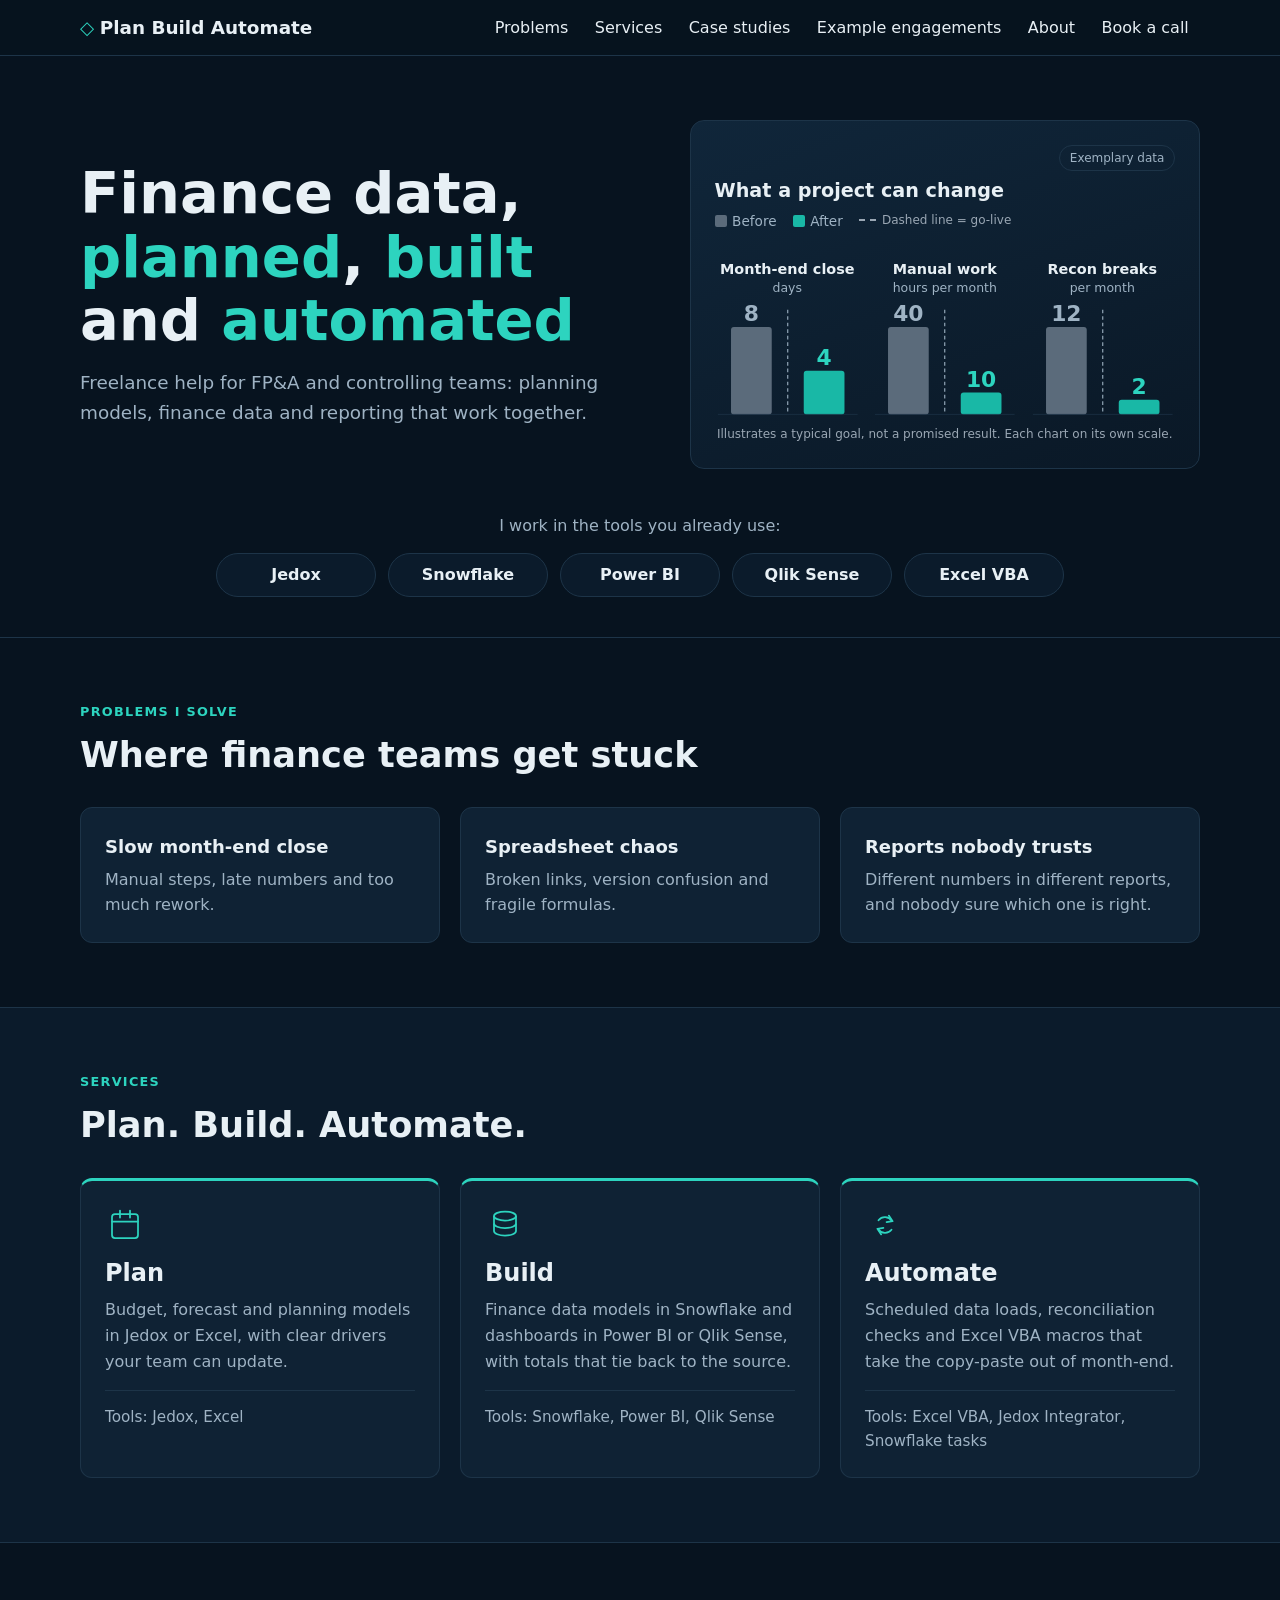
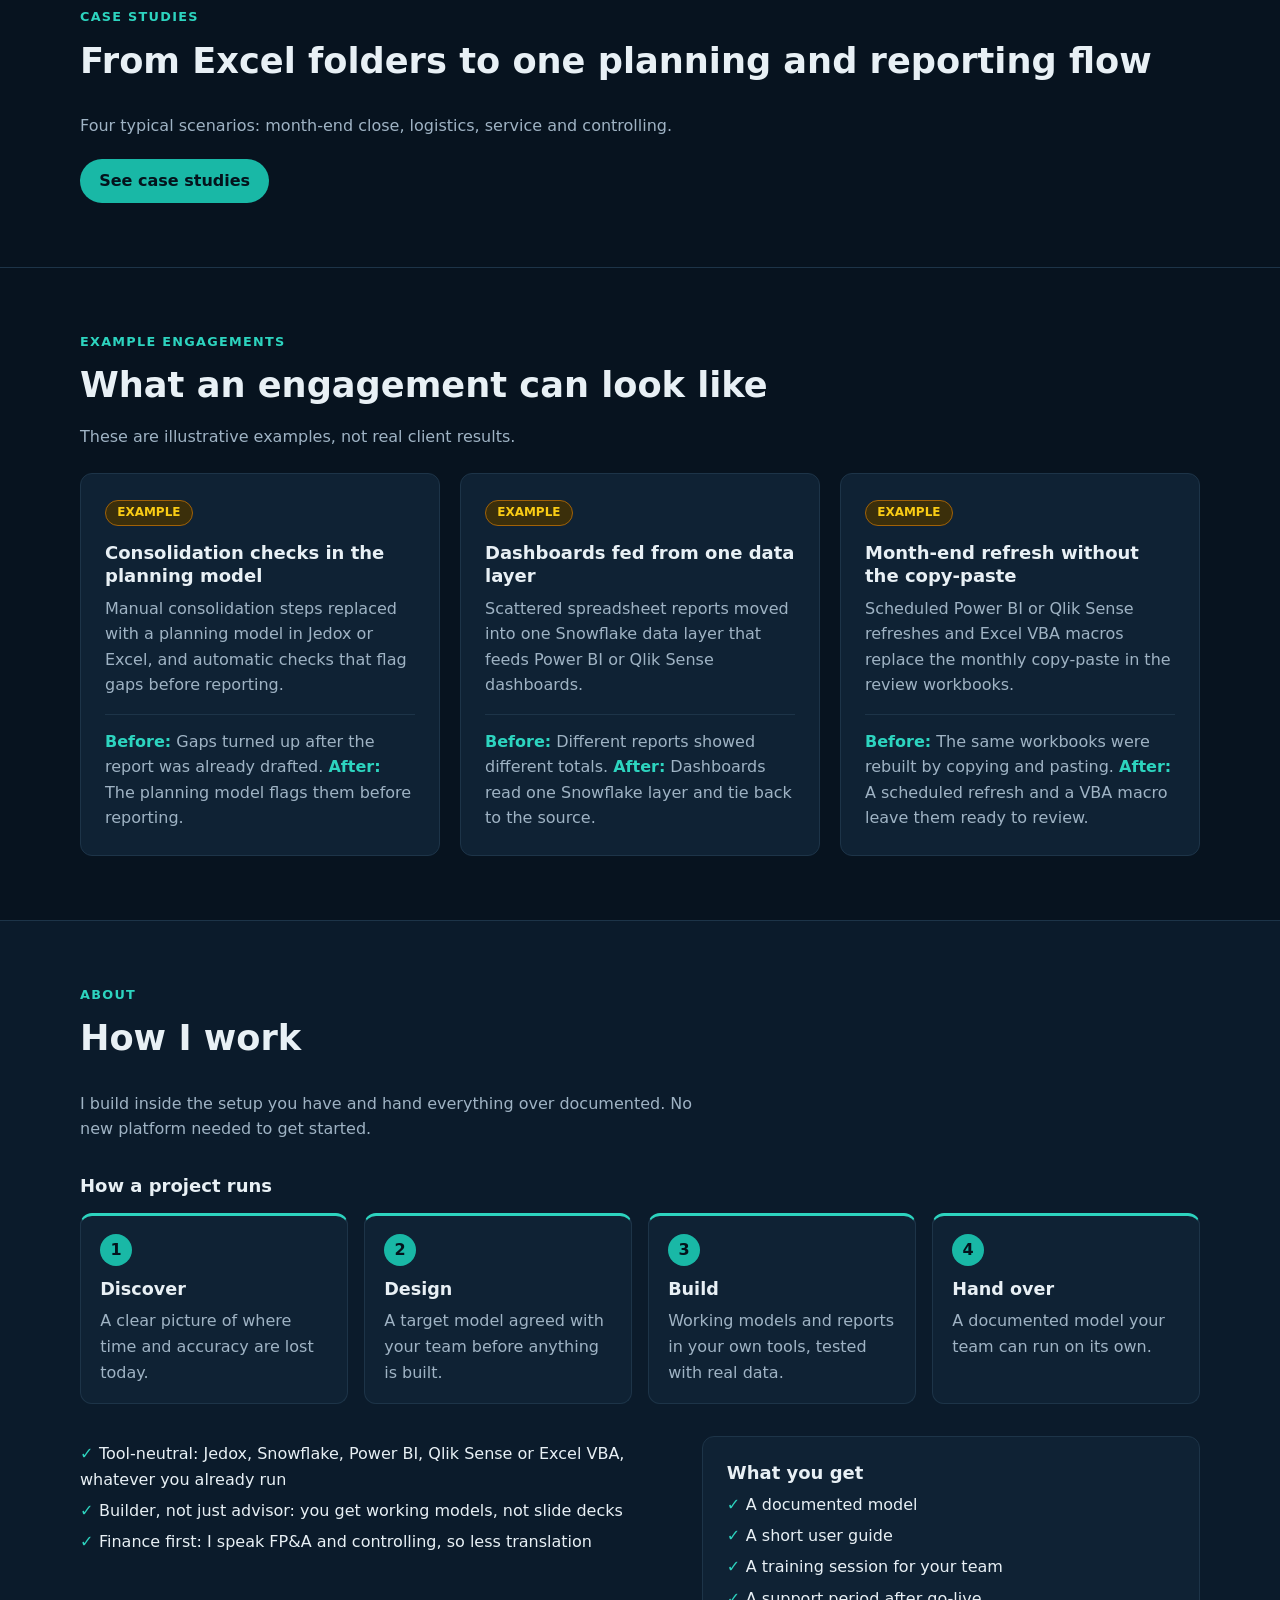
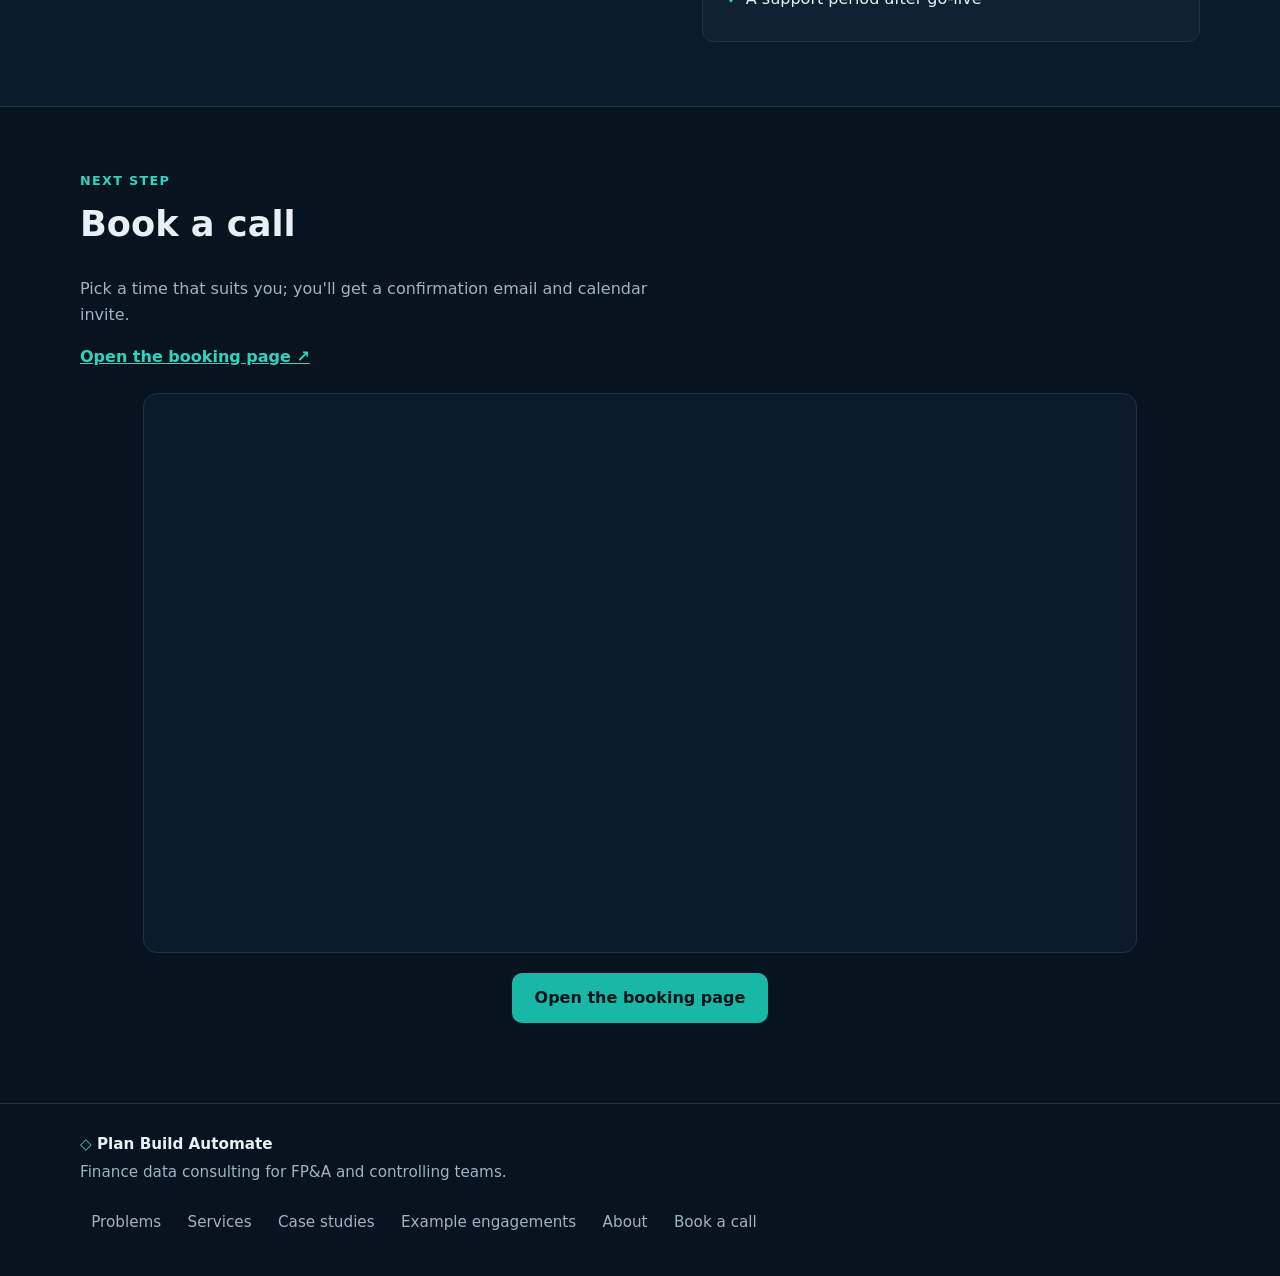
<file: docs/index.html>
<!DOCTYPE html>
<html lang="en">
<head>
<meta charset="utf-8">
<meta name="viewport" content="width=device-width, initial-scale=1">
<meta name="robots" content="noindex, nofollow">
<title>Plan Build Automate – Finance data consulting</title>
<meta name="description" content="Freelance help for FP&amp;A and controlling teams: planning models, finance data and reporting that work together.">
<link rel="icon" href="favicon.svg" type="image/svg+xml">
<link rel="stylesheet" href="styles.css?v=20261101f">
</head>
<body>
<a class="skip" href="#main">Skip to content</a>
<header class="site-header">
  <div class="wrap bar">
    <a href="#top" class="brand" aria-label="Plan Build Automate home"><span class="logo" aria-hidden="true">◇</span> Plan Build Automate</a>
    <nav class="nav-wide" aria-label="Main">
      <ul>
        <li><a href="#problems">Problems</a></li>
        <li><a href="#services">Services</a></li>
        <li><a href="case-studies/">Case studies</a></li>
        <li><a href="#examples">Example engagements</a></li>
        <li><a href="#about">About</a></li>
        <li><a href="#book">Book a call</a></li>
      </ul>
    </nav>
  </div>
</header>
<nav class="nav-compact wrap" aria-label="Main">
  <ul>
    <li><a href="#problems">Problems</a></li>
    <li><a href="#services">Services</a></li>
    <li><a href="case-studies/">Case studies</a></li>
        <li><a href="#examples">Example engagements</a></li>
    <li><a href="#about">About</a></li>
        <li><a href="#book">Book a call</a></li>
  </ul>
</nav>
<main id="main">
<section class="hero" id="top">
  <div class="wrap hero-grid">
    <div>
      <h1>Finance data, <span class="accent">planned</span>, <span class="accent">built</span> and <span class="accent">automated</span></h1>
      <p class="lead">Freelance help for FP&amp;A and controlling teams: planning models, finance data and reporting that work together.</p>
    </div>
    <div class="panel outcome" role="img" aria-labelledby="oc-title" aria-describedby="oc-desc">
      <span id="oc-desc" class="sr-only">Example with exemplary data. Month-end close: 8 days before, 4 days after. Manual work: 40 hours a month before, 10 after. Recon breaks: 12 a month before, 2 after. Dashed line marks project go-live. Illustrates a typical goal, not a promised result. Each chart on its own scale.</span>
      <div class="oc-top"><span class="oc-tag">Exemplary data</span></div>
      <p id="oc-title" class="oc-title">What a project can change</p>
      <div class="oc-key"><span class="oc-kb">Before</span><span class="oc-ka">After</span><span class="oc-gk">Dashed line = go-live</span></div>
      <div class="oc-charts"><div class="oc-chart"><p class="oc-name">Month-end close</p><p class="oc-unit">days</p><svg viewBox="0 0 200 166" aria-hidden="true" focusable="false"><rect class="oc-b" x="22" y="40" width="56" height="120" rx="4"/><text class="oc-vb" x="50" y="32">8</text><rect class="oc-a" x="122" y="100.0" width="56" height="60.0" rx="4"/><text class="oc-va" x="150" y="92.0">4</text><line class="oc-go" x1="100" y1="16" x2="100" y2="160"/><line class="oc-base" x1="4" y1="160" x2="196" y2="160"/></svg></div><div class="oc-chart"><p class="oc-name">Manual work</p><p class="oc-unit">hours per month</p><svg viewBox="0 0 200 166" aria-hidden="true" focusable="false"><rect class="oc-b" x="22" y="40" width="56" height="120" rx="4"/><text class="oc-vb" x="50" y="32">40</text><rect class="oc-a" x="122" y="130.0" width="56" height="30.0" rx="4"/><text class="oc-va" x="150" y="122.0">10</text><line class="oc-go" x1="100" y1="16" x2="100" y2="160"/><line class="oc-base" x1="4" y1="160" x2="196" y2="160"/></svg></div><div class="oc-chart"><p class="oc-name">Recon breaks</p><p class="oc-unit">per month</p><svg viewBox="0 0 200 166" aria-hidden="true" focusable="false"><rect class="oc-b" x="22" y="40" width="56" height="120" rx="4"/><text class="oc-vb" x="50" y="32">12</text><rect class="oc-a" x="122" y="140.0" width="56" height="20.0" rx="4"/><text class="oc-va" x="150" y="132.0">2</text><line class="oc-go" x1="100" y1="16" x2="100" y2="160"/><line class="oc-base" x1="4" y1="160" x2="196" y2="160"/></svg></div></div>
      <p class="oc-note">Illustrates a typical goal, not a promised result. Each chart on its own scale.</p>
    </div>
  </div>
  <div class="wrap tool-block">
    <p id="tool-lead" class="tool-lead">I work in the tools you already use:</p>
    <ul class="tools" aria-labelledby="tool-lead">
      <li>Jedox</li>
      <li>Snowflake</li>
      <li>Power BI</li>
      <li>Qlik Sense</li>
      <li>Excel VBA</li>
    </ul>
  </div>
</section>

<section id="problems" class="section">
  <div class="wrap">
    <p class="eyebrow">Problems I solve</p>
    <h2>Where finance teams get stuck</h2>
    <div class="cards three">
      <article class="card"><h3>Slow month-end close</h3><p>Manual steps, late numbers and too much rework.</p></article>
      <article class="card"><h3>Spreadsheet chaos</h3><p>Broken links, version confusion and fragile formulas.</p></article>
      <article class="card"><h3>Reports nobody trusts</h3><p>Different numbers in different reports, and nobody sure which one is right.</p></article>
    </div>
  </div>
</section>

<section id="services" class="section alt">
  <div class="wrap">
    <p class="eyebrow">Services</p>
    <h2>Plan. Build. Automate.</h2>
    <div class="cards three">
      <article class="card pillar">
        <svg class="pillar-icon" viewBox="0 0 40 40" aria-hidden="true" focusable="false">
          <rect x="7" y="9" width="26" height="24" rx="3" fill="none" stroke="currentColor" stroke-width="1.75"/>
          <path d="M7 16.5h26M15 5.5v7M25 5.5v7" fill="none" stroke="currentColor" stroke-width="1.75" stroke-linecap="round"/>
        </svg>
        <h3>Plan</h3>
        <p>Budget, forecast and planning models in Jedox or Excel, with clear drivers your team can update.</p>
        <p class="tool-line">Tools: Jedox, Excel</p>
      </article>
      <article class="card pillar">
        <svg class="pillar-icon" viewBox="0 0 40 40" aria-hidden="true" focusable="false">
          <ellipse cx="20" cy="11" rx="11" ry="4.5" fill="none" stroke="currentColor" stroke-width="1.75"/>
          <path d="M9 11v7.5c0 2.5 4.9 4.5 11 4.5s11-2 11-4.5V11" fill="none" stroke="currentColor" stroke-width="1.75"/>
          <path d="M9 18.5v7.5c0 2.5 4.9 4.5 11 4.5s11-2 11-4.5v-7.5" fill="none" stroke="currentColor" stroke-width="1.75"/>
        </svg>
        <h3>Build</h3>
        <p>Finance data models in Snowflake and dashboards in Power BI or Qlik Sense, with totals that tie back to the source.</p>
        <p class="tool-line">Tools: Snowflake, Power BI, Qlik Sense</p>
      </article>
      <article class="card pillar">
        <svg class="pillar-icon" viewBox="0 0 40 40" aria-hidden="true" focusable="false">
          <path d="M13.5 15.2a8.2 8.2 0 0 1 13.2.6" fill="none" stroke="currentColor" stroke-width="1.75" stroke-linecap="round"/>
          <path d="M23.8 10.6 27.6 16.2 21.6 17.2" fill="none" stroke="currentColor" stroke-width="1.75" stroke-linecap="round" stroke-linejoin="round"/>
          <path d="M26.5 24.8a8.2 8.2 0 0 1-13.2-.6" fill="none" stroke="currentColor" stroke-width="1.75" stroke-linecap="round"/>
          <path d="M16.2 29.4 12.4 23.8 18.4 22.8" fill="none" stroke="currentColor" stroke-width="1.75" stroke-linecap="round" stroke-linejoin="round"/>
        </svg>
        <h3>Automate</h3>
        <p>Scheduled data loads, reconciliation checks and Excel VBA macros that take the copy-paste out of month-end.</p>
        <p class="tool-line">Tools: Excel VBA, Jedox Integrator, Snowflake tasks</p>
      </article>
    </div>
  </div>
</section>

<section id="case-studies" class="section">
  <div class="wrap">
    <p class="eyebrow">Case studies</p>
    <h2>From Excel folders to one planning and reporting flow</h2>
    <p class="about-lead">Four typical scenarios: month-end close, logistics, service and controlling.</p>
    <p class="cs-cta"><a class="cs-btn" href="case-studies/">See case studies</a></p>
  </div>
</section>

<section id="examples" class="section">
  <div class="wrap">
    <p class="eyebrow">Example engagements</p>
    <h2>What an engagement can look like</h2>
    <p class="note">These are illustrative examples, not real client results.</p>
    <div class="cards three">
      <article class="card">
        <span class="tag">Example</span>
        <h3>Consolidation checks in the planning model</h3>
        <p>Manual consolidation steps replaced with a planning model in Jedox or Excel, and automatic checks that flag gaps before reporting.</p>
        <p class="shift"><strong>Before:</strong> Gaps turned up after the report was already drafted. <strong>After:</strong> The planning model flags them before reporting.</p>
      </article>
      <article class="card">
        <span class="tag">Example</span>
        <h3>Dashboards fed from one data layer</h3>
        <p>Scattered spreadsheet reports moved into one Snowflake data layer that feeds Power BI or Qlik Sense dashboards.</p>
        <p class="shift"><strong>Before:</strong> Different reports showed different totals. <strong>After:</strong> Dashboards read one Snowflake layer and tie back to the source.</p>
      </article>
      <article class="card">
        <span class="tag">Example</span>
        <h3>Month-end refresh without the copy-paste</h3>
        <p>Scheduled Power BI or Qlik Sense refreshes and Excel VBA macros replace the monthly copy-paste in the review workbooks.</p>
        <p class="shift"><strong>Before:</strong> The same workbooks were rebuilt by copying and pasting. <strong>After:</strong> A scheduled refresh and a VBA macro leave them ready to review.</p>
      </article>
    </div>
  </div>
</section>

<section id="about" class="section alt">
  <div class="wrap">
    <p class="eyebrow">About</p>
    <h2>How I work</h2>
    <p class="about-lead">I build inside the setup you have and hand everything over documented. No new platform needed to get started.</p>
    <h3 class="hw-h">How a project runs</h3>
    <ol class="steps-strip">
      <li><span class="step-n" aria-hidden="true">1</span><h4>Discover</h4><p>A clear picture of where time and accuracy are lost today.</p></li>
      <li><span class="step-n" aria-hidden="true">2</span><h4>Design</h4><p>A target model agreed with your team before anything is built.</p></li>
      <li><span class="step-n" aria-hidden="true">3</span><h4>Build</h4><p>Working models and reports in your own tools, tested with real data.</p></li>
      <li><span class="step-n" aria-hidden="true">4</span><h4>Hand over</h4><p>A documented model your team can run on its own.</p></li>
    </ol>
    <div class="hw-grid">
      <ul class="checks">
        <li>Tool-neutral: Jedox, Snowflake, Power BI, Qlik Sense or Excel VBA, whatever you already run</li>
        <li>Builder, not just advisor: you get working models, not slide decks</li>
        <li>Finance first: I speak FP&amp;A and controlling, so less translation</li>
      </ul>
      <div class="card get-box">
        <h3>What you get</h3>
        <ul class="checks">
          <li>A documented model</li>
          <li>A short user guide</li>
          <li>A training session for your team</li>
          <li>A support period after go-live</li>
        </ul>
      </div>
    </div>
  </div>
</section>


<section id="book" class="section book">
  <div class="wrap">
    <p class="eyebrow">Next step</p>
    <h2>Book a call</h2>
    <p class="book-lead">Pick a time that suits you; you'll get a confirmation email and calendar invite.</p>
    <p class="book-top"><a href="https://cal.com/plan-build-automate/intro-call" target="_blank" rel="noopener">Open the booking page ↗</a></p>
    <div id="cal-inline" class="cal-embed" aria-label="Booking calendar"></div>
    <p class="book-fallback"><a class="btn-book" href="https://cal.com/plan-build-automate/intro-call" target="_blank" rel="noopener">Open the booking page</a></p>
  </div>
</section>
<!-- Cal.com inline embed (official snippet) -->
<script type="text/javascript">
  (function (C, A, L) { let p = function (a, ar) { a.q.push(ar); }; let d = C.document; C.Cal = C.Cal || function () { let cal = C.Cal; let ar = arguments; if (!cal.loaded) { cal.ns = {}; cal.q = cal.q || []; d.head.appendChild(d.createElement("script")).src = A; cal.loaded = true; } if (ar[0] === L) { const api = function () { p(api, arguments); }; const namespace = ar[1]; api.q = api.q || []; if(typeof namespace === "string"){cal.ns[namespace] = cal.ns[namespace] || api;p(cal.ns[namespace], ar);p(cal, ["initNamespace", namespace]);} else p(cal, ar); return;} p(cal, ar); }; })(window, "https://app.cal.com/embed/embed.js", "init");
  Cal("init", "intro-call", {origin:"https://app.cal.com"});
  Cal.ns["intro-call"]("inline", {elementOrSelector:"#cal-inline", calLink:"plan-build-automate/intro-call", config:{layout:"month_view", theme:"dark"}});
  Cal.ns["intro-call"]("ui", {theme:"dark", cssVarsPerTheme:{dark:{"cal-brand":"#19b8a6"}}, hideEventTypeDetails:false, layout:"month_view"});
</script>
</main>
<footer class="site-footer">
  <div class="wrap footer-inner">
    <div>
      <p class="footer-brand"><span class="logo" aria-hidden="true">◇</span> Plan Build Automate</p>
      <p class="footer-note">Finance data consulting for FP&amp;A and controlling teams.</p>
    </div>
    <nav aria-label="Footer">
      <ul>
        <li><a href="#problems">Problems</a></li>
        <li><a href="#services">Services</a></li>
        <li><a href="case-studies/">Case studies</a></li>
        <li><a href="#examples">Example engagements</a></li>
        <li><a href="#about">About</a></li>
        <li><a href="#book">Book a call</a></li>
      </ul>
    </nav>
  </div>
</footer>
</body>
</html>
</file>
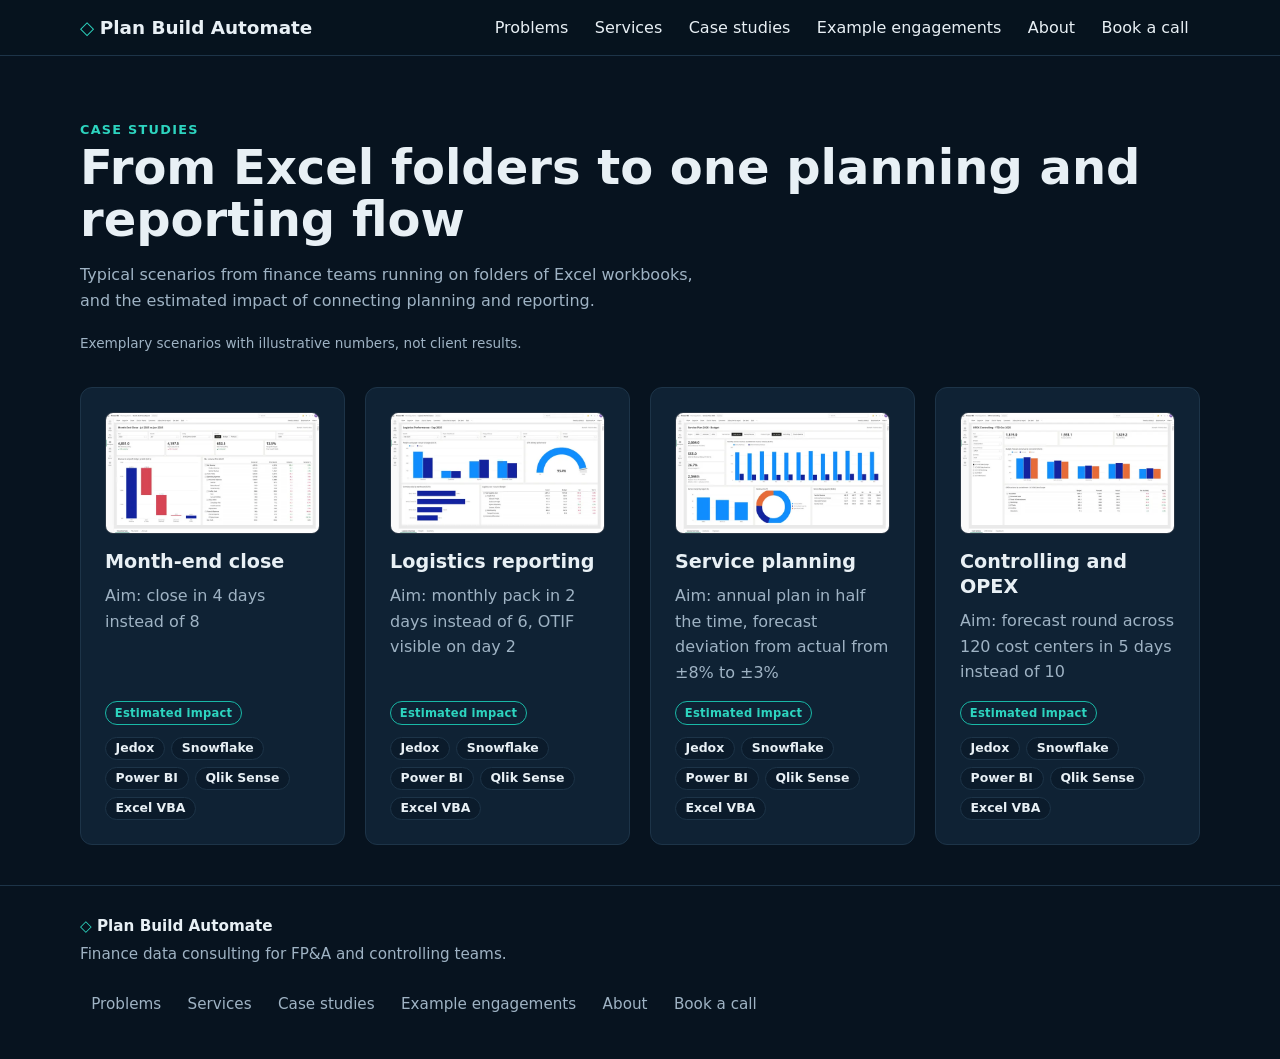
<file: docs/case-studies/index.html>
<!DOCTYPE html>
<html lang="en">
<head>
<meta charset="utf-8">
<meta name="viewport" content="width=device-width, initial-scale=1">
<meta name="robots" content="noindex, nofollow">
<title>Case studies – Plan Build Automate</title>
<meta name="description" content="Typical finance automation scenarios with estimated impact.">
<link rel="icon" href="../favicon.svg" type="image/svg+xml">
<link rel="stylesheet" href="../styles.css?v=20261101d">
</head>
<body>
<a class="skip" href="#main">Skip to content</a>
<header class="site-header">
  <div class="wrap bar">
    <a href="../" class="brand" aria-label="Plan Build Automate home"><span class="logo" aria-hidden="true">◇</span> Plan Build Automate</a>
    <nav class="nav-wide" aria-label="Main">
      <ul>
        <li><a href="../#problems">Problems</a></li>
        <li><a href="../#services">Services</a></li>
        <li><a href="../case-studies/">Case studies</a></li>
        <li><a href="../#examples">Example engagements</a></li>
        <li><a href="../#about">About</a></li>
        <li><a href="../#book">Book a call</a></li>
      </ul>
    </nav>
  </div>
</header>
<nav class="nav-compact wrap" aria-label="Main">
  <ul>
    <li><a href="../#problems">Problems</a></li>
    <li><a href="../#services">Services</a></li>
    <li><a href="../case-studies/">Case studies</a></li>
        <li><a href="../#examples">Example engagements</a></li>
    <li><a href="../#about">About</a></li>
        <li><a href="../#book">Book a call</a></li>
  </ul>
</nav>
<main id="main">
<section class="section cs-hero">
  <div class="wrap">
    <p class="eyebrow">Case studies</p>
    <h1 class="cs-h1">From Excel folders to one planning and reporting flow</h1>
    <p class="about-lead">Typical scenarios from finance teams running on folders of Excel workbooks, and the estimated impact of connecting planning and reporting.</p>
    <p class="cs-disclaimer">Exemplary scenarios with illustrative numbers, not client results.</p>
    <div class="cards cs-cards cs-index">
      <article class="card cs-card">
        <img class="cs-thumb" src="../img/case-studies/closing-thumb.webp" width="640" height="360" loading="lazy" alt="Power BI report mockup for month-end close: revenue-to-profit bridge and P&amp;L matrix. Exemplary data.">
        <h3><a class="cs-link" href="closing/">Month-end close</a></h3>
        <p>Aim: close in 4 days instead of 8</p>
        <p class="cs-estp"><span class="oc-tag cs-est">Estimated impact</span></p>
        <ul class="tools cs-tools" aria-label="Tools used"><li>Jedox</li><li>Snowflake</li><li>Power BI</li><li>Qlik Sense</li><li>Excel VBA</li></ul>
      </article><article class="card cs-card">
        <img class="cs-thumb" src="../img/case-studies/logistics-thumb.webp" width="640" height="360" loading="lazy" alt="Power BI report mockup for logistics reporting: freight cost by type, OTIF gauge and inventory by warehouse. Exemplary data.">
        <h3><a class="cs-link" href="logistics/">Logistics reporting</a></h3>
        <p>Aim: monthly pack in 2 days instead of 6, OTIF visible on day 2</p>
        <p class="cs-estp"><span class="oc-tag cs-est">Estimated impact</span></p>
        <ul class="tools cs-tools" aria-label="Tools used"><li>Jedox</li><li>Snowflake</li><li>Power BI</li><li>Qlik Sense</li><li>Excel VBA</li></ul>
      </article><article class="card cs-card">
        <img class="cs-thumb" src="../img/case-studies/service-thumb.webp" width="640" height="360" loading="lazy" alt="Power BI report mockup for service planning: revenue and deferred revenue trend with margin by region. Exemplary data.">
        <h3><a class="cs-link" href="service/">Service planning</a></h3>
        <p>Aim: annual plan in half the time, forecast deviation from actual from ±8% to ±3%</p>
        <p class="cs-estp"><span class="oc-tag cs-est">Estimated impact</span></p>
        <ul class="tools cs-tools" aria-label="Tools used"><li>Jedox</li><li>Snowflake</li><li>Power BI</li><li>Qlik Sense</li><li>Excel VBA</li></ul>
      </article><article class="card cs-card">
        <img class="cs-thumb" src="../img/case-studies/controlling-thumb.webp" width="640" height="360" loading="lazy" alt="Power BI report mockup for controlling and OPEX: budget, forecast and actual by cost center. Exemplary data.">
        <h3><a class="cs-link" href="controlling/">Controlling and OPEX</a></h3>
        <p>Aim: forecast round across 120 cost centers in 5 days instead of 10</p>
        <p class="cs-estp"><span class="oc-tag cs-est">Estimated impact</span></p>
        <ul class="tools cs-tools" aria-label="Tools used"><li>Jedox</li><li>Snowflake</li><li>Power BI</li><li>Qlik Sense</li><li>Excel VBA</li></ul>
      </article>
    </div>
  </div>
</section>
</main>
<footer class="site-footer">
  <div class="wrap footer-inner">
    <div>
      <p class="footer-brand"><span class="logo" aria-hidden="true">◇</span> Plan Build Automate</p>
      <p class="footer-note">Finance data consulting for FP&amp;A and controlling teams.</p>
    </div>
    <nav aria-label="Footer">
      <ul>
        <li><a href="../#problems">Problems</a></li>
        <li><a href="../#services">Services</a></li>
        <li><a href="../case-studies/">Case studies</a></li>
        <li><a href="../#examples">Example engagements</a></li>
        <li><a href="../#about">About</a></li>
        <li><a href="../#book">Book a call</a></li>
      </ul>
    </nav>
  </div>
</footer>
</body>
</html>
</file>
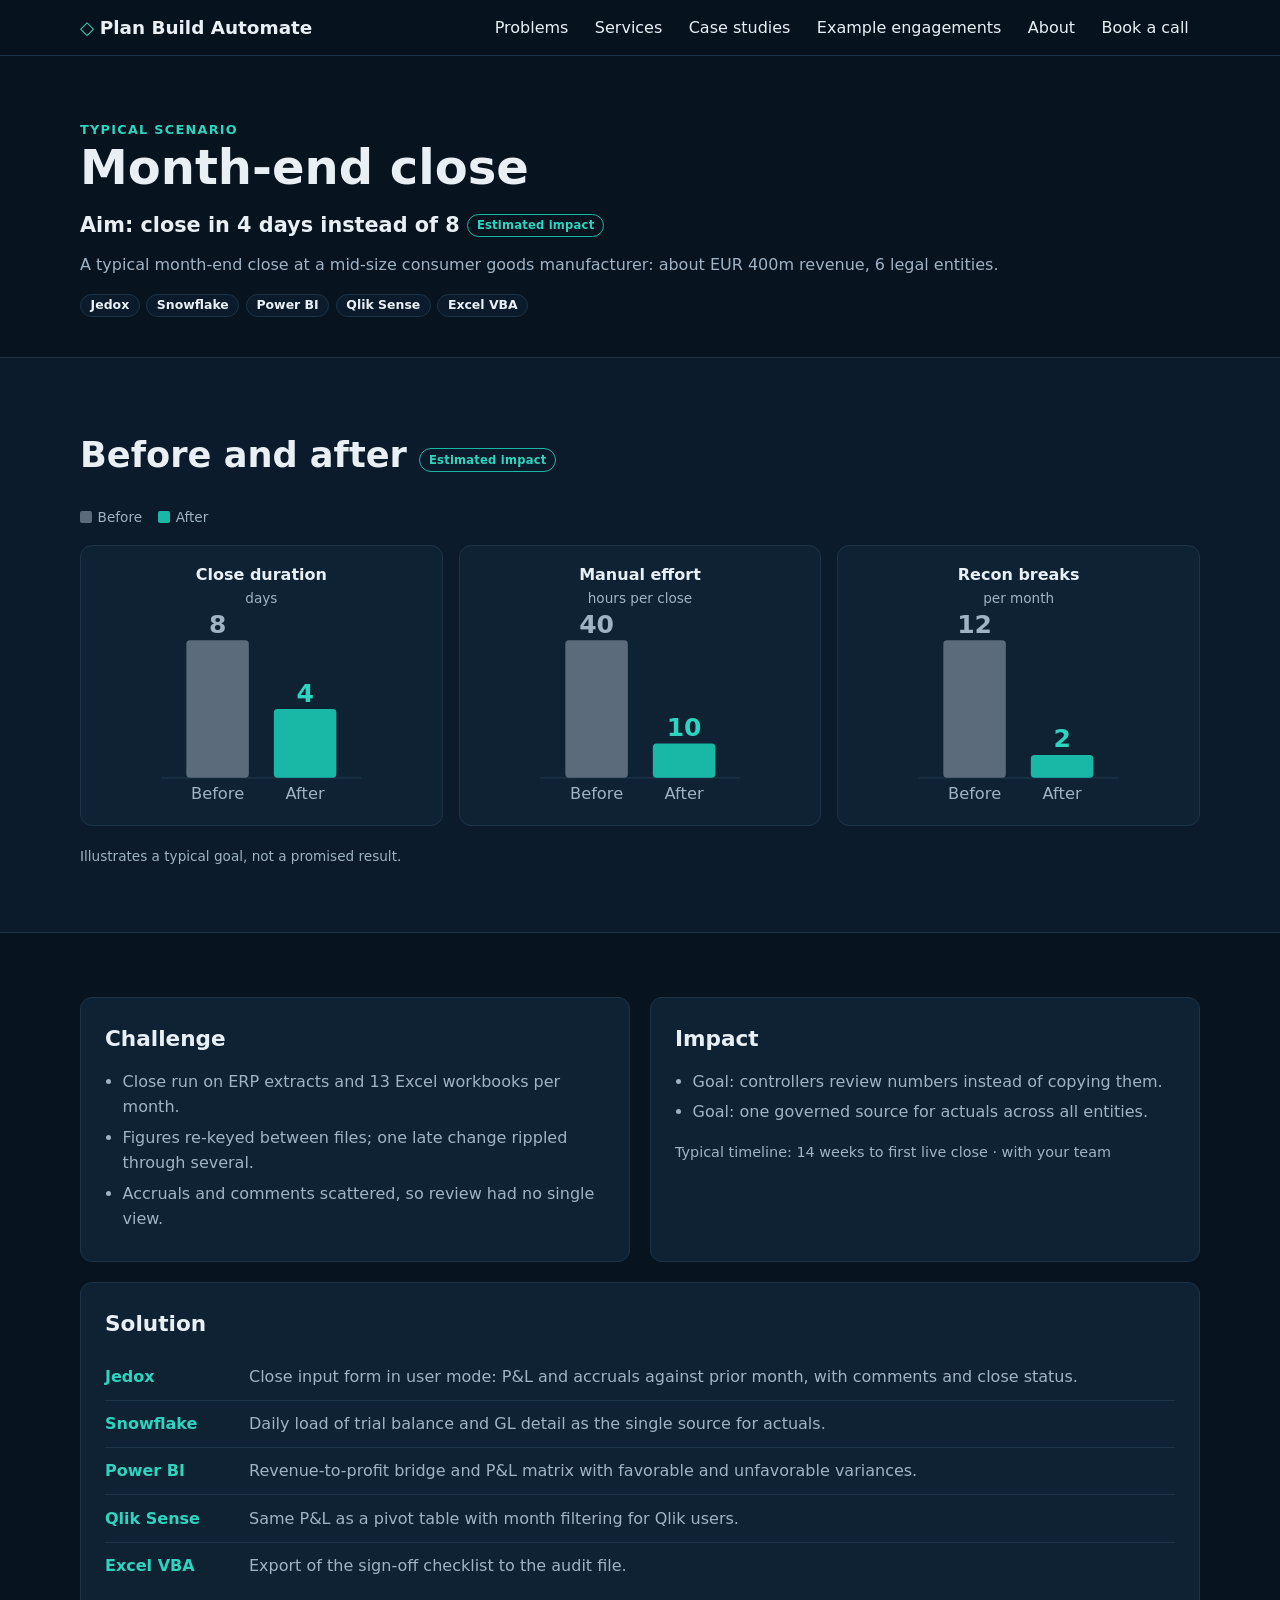
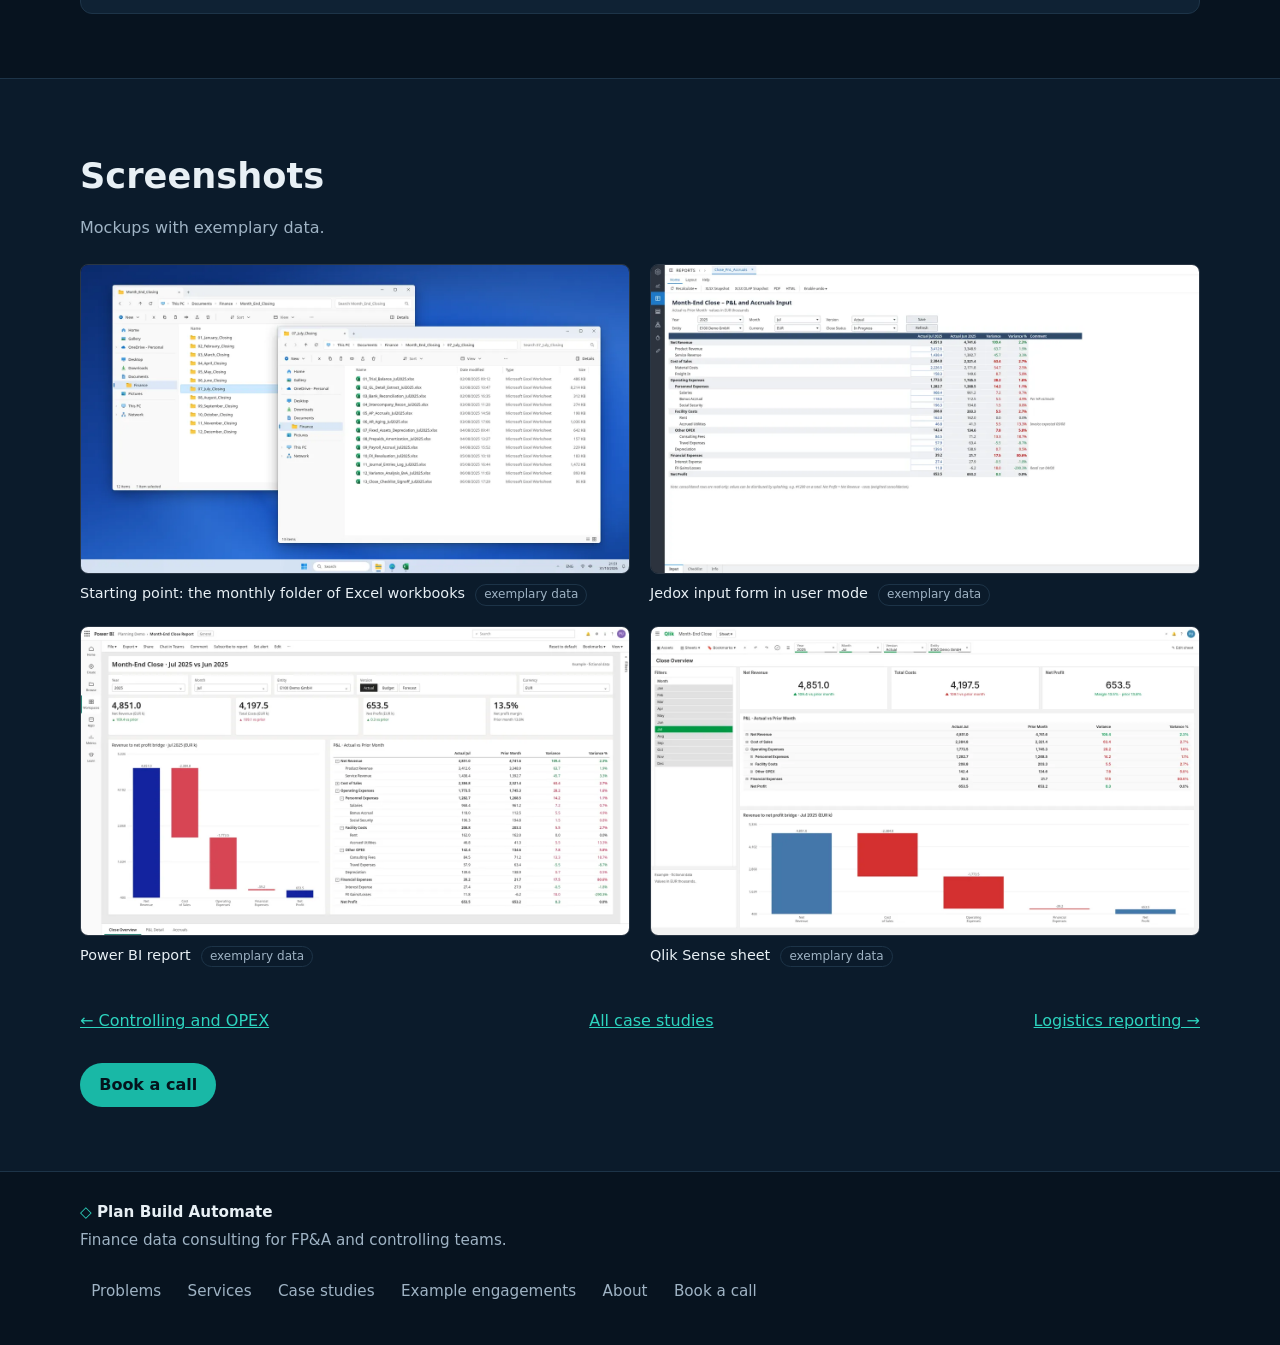
<file: docs/case-studies/closing/index.html>
<!DOCTYPE html>
<html lang="en">
<head>
<meta charset="utf-8">
<meta name="viewport" content="width=device-width, initial-scale=1">
<meta name="robots" content="noindex, nofollow">
<title>Month-end close case study – Plan Build Automate</title>
<meta name="description" content="Typical scenario. Aim: close in 4 days instead of 8 (estimated impact).">
<link rel="icon" href="../../favicon.svg" type="image/svg+xml">
<link rel="stylesheet" href="../../styles.css?v=20261101d">
</head>
<body>
<a class="skip" href="#main">Skip to content</a>
<header class="site-header">
  <div class="wrap bar">
    <a href="../../" class="brand" aria-label="Plan Build Automate home"><span class="logo" aria-hidden="true">◇</span> Plan Build Automate</a>
    <nav class="nav-wide" aria-label="Main">
      <ul>
        <li><a href="../../#problems">Problems</a></li>
        <li><a href="../../#services">Services</a></li>
        <li><a href="../../case-studies/">Case studies</a></li>
        <li><a href="../../#examples">Example engagements</a></li>
        <li><a href="../../#about">About</a></li>
        <li><a href="../../#book">Book a call</a></li>
      </ul>
    </nav>
  </div>
</header>
<nav class="nav-compact wrap" aria-label="Main">
  <ul>
    <li><a href="../../#problems">Problems</a></li>
    <li><a href="../../#services">Services</a></li>
    <li><a href="../../case-studies/">Case studies</a></li>
        <li><a href="../../#examples">Example engagements</a></li>
    <li><a href="../../#about">About</a></li>
        <li><a href="../../#book">Book a call</a></li>
  </ul>
</nav>
<main id="main">
<section class="section cs-hero">
  <div class="wrap">
    <p class="eyebrow">Typical scenario</p>
    <h1 class="cs-h1">Month-end close</h1>
    <p class="cs-headline">Aim: close in 4 days instead of 8 <span class="oc-tag cs-est">Estimated impact</span></p>
    <p class="cs-client">A typical month-end close at a mid-size consumer goods manufacturer: about EUR 400m revenue, 6 legal entities.</p>
    <ul class="tools cs-tools" aria-label="Tools used"><li>Jedox</li><li>Snowflake</li><li>Power BI</li><li>Qlik Sense</li><li>Excel VBA</li></ul>
      </div>
</section>
<section class="section alt" aria-labelledby="impact-h">
  <div class="wrap">
    <h2 id="impact-h">Before and after <span class="oc-tag cs-est">Estimated impact</span></h2>
    <div class="oc-key cs-key"><span class="oc-kb">Before</span><span class="oc-ka">After</span></div>
    <div class="cs-kpis"><figure class="cs-kpi"><figcaption><span class="cs-kname">Close duration</span><span class="cs-kunit">days</span></figcaption>
<svg viewBox="0 0 200 160" role="img" aria-label="Close duration: before 8, after 4 days"><line class="oc-base" x1="20" x2="180" y1="135" y2="135"/>
<rect class="oc-b" x="40" y="25.0" width="50" height="110.0" rx="3"/><rect class="oc-a" x="110" y="80.0" width="50" height="55.0" rx="3"/>
<text class="cs-v cs-vb" x="65" y="19.0">8</text><text class="cs-v cs-va" x="135" y="74.0">4</text>
<text class="cs-x" x="65" y="152">Before</text><text class="cs-x" x="135" y="152">After</text></svg></figure><figure class="cs-kpi"><figcaption><span class="cs-kname">Manual effort</span><span class="cs-kunit">hours per close</span></figcaption>
<svg viewBox="0 0 200 160" role="img" aria-label="Manual effort: before 40, after 10 hours per close"><line class="oc-base" x1="20" x2="180" y1="135" y2="135"/>
<rect class="oc-b" x="40" y="25.0" width="50" height="110.0" rx="3"/><rect class="oc-a" x="110" y="107.5" width="50" height="27.5" rx="3"/>
<text class="cs-v cs-vb" x="65" y="19.0">40</text><text class="cs-v cs-va" x="135" y="101.5">10</text>
<text class="cs-x" x="65" y="152">Before</text><text class="cs-x" x="135" y="152">After</text></svg></figure><figure class="cs-kpi"><figcaption><span class="cs-kname">Recon breaks</span><span class="cs-kunit">per month</span></figcaption>
<svg viewBox="0 0 200 160" role="img" aria-label="Recon breaks: before 12, after 2 per month"><line class="oc-base" x1="20" x2="180" y1="135" y2="135"/>
<rect class="oc-b" x="40" y="25.0" width="50" height="110.0" rx="3"/><rect class="oc-a" x="110" y="116.7" width="50" height="18.3" rx="3"/>
<text class="cs-v cs-vb" x="65" y="19.0">12</text><text class="cs-v cs-va" x="135" y="110.7">2</text>
<text class="cs-x" x="65" y="152">Before</text><text class="cs-x" x="135" y="152">After</text></svg></figure></div>
    <p class="cs-disclaimer">Illustrates a typical goal, not a promised result.</p>
  </div>
</section>
<section class="section">
  <div class="wrap cs-grid">
    <div class="card"><h2 class="cs-h2">Challenge</h2><ul class="cs-list"><li>Close run on ERP extracts and 13 Excel workbooks per month.</li><li>Figures re-keyed between files; one late change rippled through several.</li><li>Accruals and comments scattered, so review had no single view.</li></ul></div>
    <div class="card"><h2 class="cs-h2">Impact</h2><ul class="cs-list"><li>Goal: controllers review numbers instead of copying them.</li><li>Goal: one governed source for actuals across all entities.</li></ul><p class="cs-meta">Typical timeline: 14 weeks to first live close · with your team</p></div>
  </div>
  <div class="wrap">
    <div class="card cs-sol"><h2 class="cs-h2">Solution</h2><ul class="cs-sollist"><li><strong>Jedox</strong><span>Close input form in user mode: P&amp;L and accruals against prior month, with comments and close status.</span></li><li><strong>Snowflake</strong><span>Daily load of trial balance and GL detail as the single source for actuals.</span></li><li><strong>Power BI</strong><span>Revenue-to-profit bridge and P&amp;L matrix with favorable and unfavorable variances.</span></li><li><strong>Qlik Sense</strong><span>Same P&amp;L as a pivot table with month filtering for Qlik users.</span></li><li><strong>Excel VBA</strong><span>Export of the sign-off checklist to the audit file.</span></li></ul></div>
  </div>
</section>
<section class="section alt" aria-labelledby="shots-h">
  <div class="wrap">
    <h2 id="shots-h">Screenshots</h2>
    <p class="note cs-note">Mockups with exemplary data.</p>
    <div class="cs-shots"><figure class="cs-shot"><a href="../../img/case-studies/closing-explorer.webp"><img src="../../img/case-studies/closing-explorer.webp" width="1280" height="720" loading="lazy" alt="Windows File Explorer mockup for month-end close, showing a Month_End_Closing folder with twelve month subfolders and thirteen Excel workbooks for one month. Exemplary data."></a><figcaption>Starting point: the monthly folder of Excel workbooks <span class="oc-tag cs-fict">exemplary data</span></figcaption></figure><figure class="cs-shot"><a href="../../img/case-studies/closing-jedox.webp"><img src="../../img/case-studies/closing-jedox.webp" width="1280" height="720" loading="lazy" alt="Jedox Web input form mockup for month-end close, with filter selectors in the header and an input grid. Exemplary data."></a><figcaption>Jedox input form in user mode <span class="oc-tag cs-fict">exemplary data</span></figcaption></figure><figure class="cs-shot"><a href="../../img/case-studies/closing-powerbi.webp"><img src="../../img/case-studies/closing-powerbi.webp" width="1280" height="720" loading="lazy" alt="Power BI report mockup for month-end close, with slicers, KPI cards, charts and a matrix. Exemplary data."></a><figcaption>Power BI report <span class="oc-tag cs-fict">exemplary data</span></figcaption></figure><figure class="cs-shot"><a href="../../img/case-studies/closing-qlik.webp"><img src="../../img/case-studies/closing-qlik.webp" width="1280" height="720" loading="lazy" alt="Qlik Sense sheet mockup for month-end close, with selections, KPIs, charts and a table. Exemplary data."></a><figcaption>Qlik Sense sheet <span class="oc-tag cs-fict">exemplary data</span></figcaption></figure></div>
    <nav class="cs-pn" aria-label="Case studies"><a href="../controlling/" rel="prev">← Controlling and OPEX</a><a href="../">All case studies</a><a href="../logistics/" rel="next">Logistics reporting →</a></nav>
    <p class="cs-cta cs-book"><a class="cs-btn" href="../../#book">Book a call</a></p>
  </div>
</section>
</main>
<footer class="site-footer">
  <div class="wrap footer-inner">
    <div>
      <p class="footer-brand"><span class="logo" aria-hidden="true">◇</span> Plan Build Automate</p>
      <p class="footer-note">Finance data consulting for FP&amp;A and controlling teams.</p>
    </div>
    <nav aria-label="Footer">
      <ul>
        <li><a href="../../#problems">Problems</a></li>
        <li><a href="../../#services">Services</a></li>
        <li><a href="../../case-studies/">Case studies</a></li>
        <li><a href="../../#examples">Example engagements</a></li>
        <li><a href="../../#about">About</a></li>
        <li><a href="../../#book">Book a call</a></li>
      </ul>
    </nav>
  </div>
</footer>
</body>
</html>
</file>
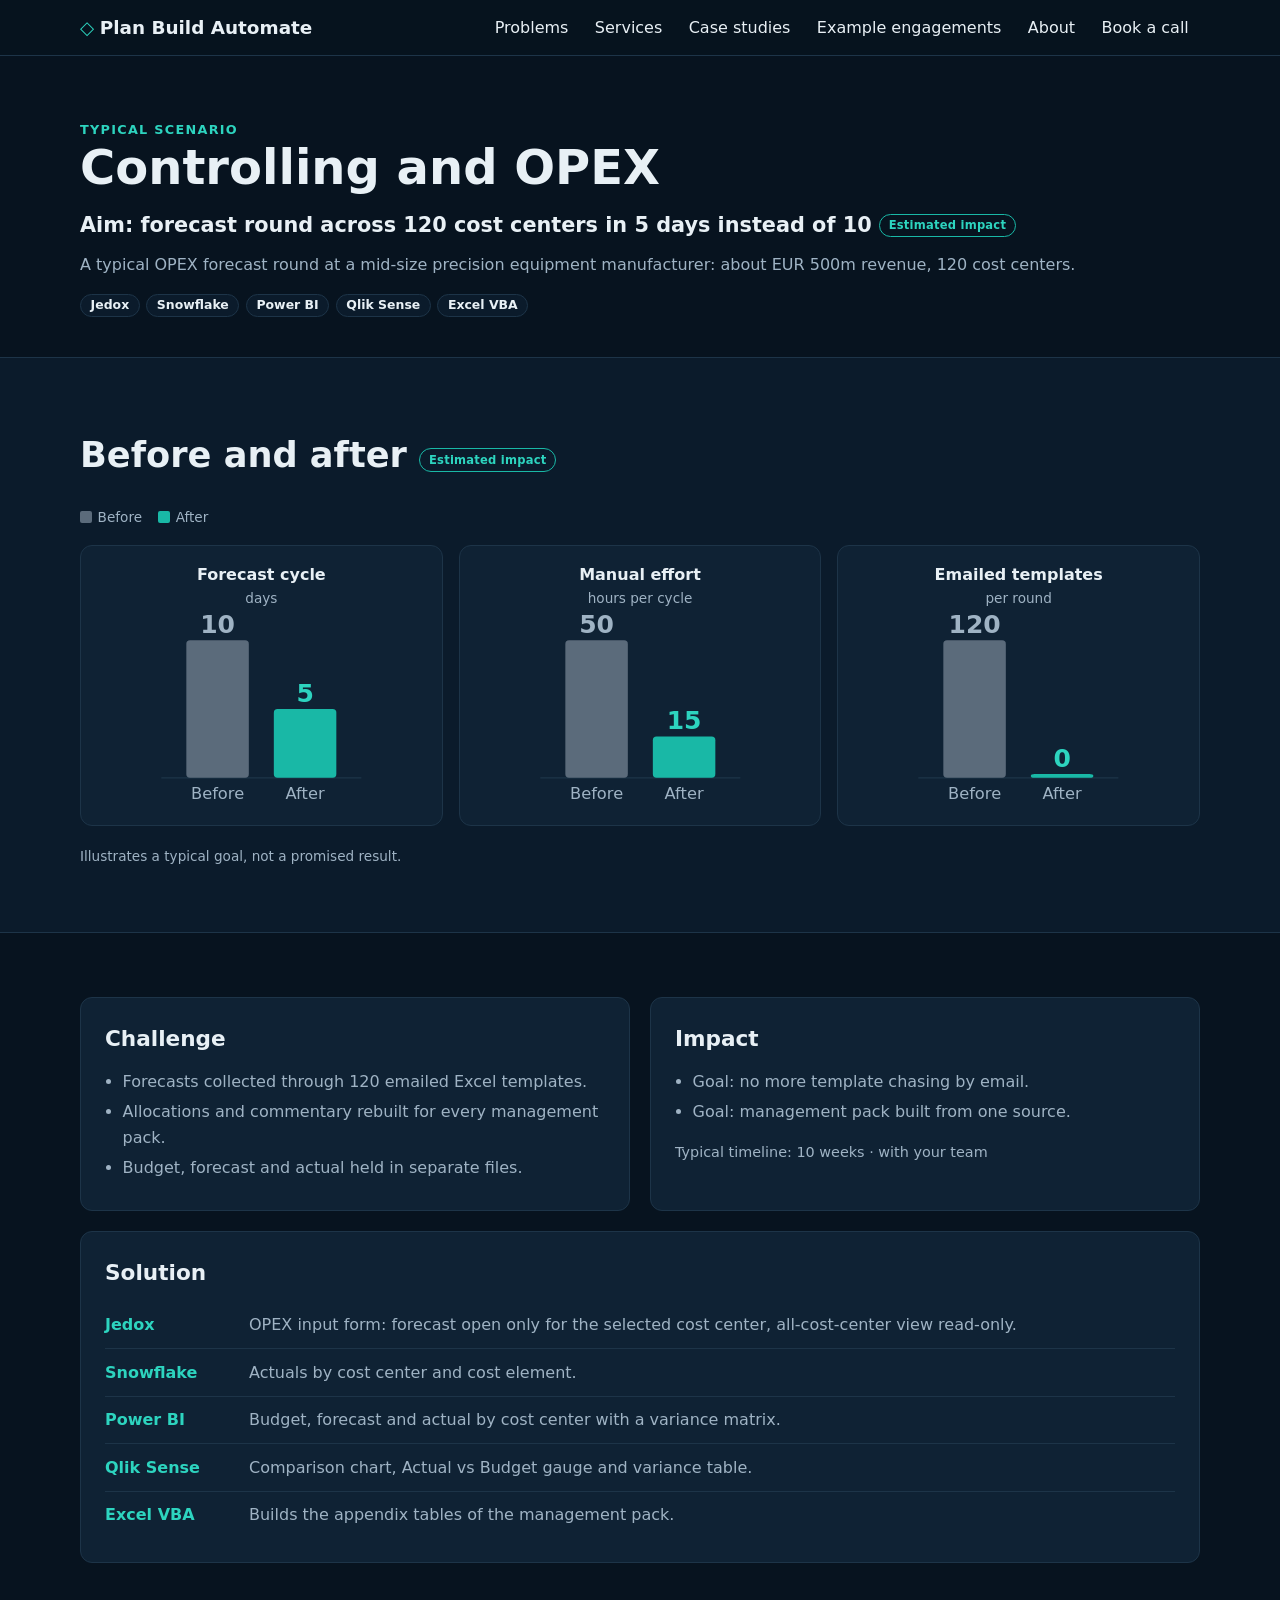
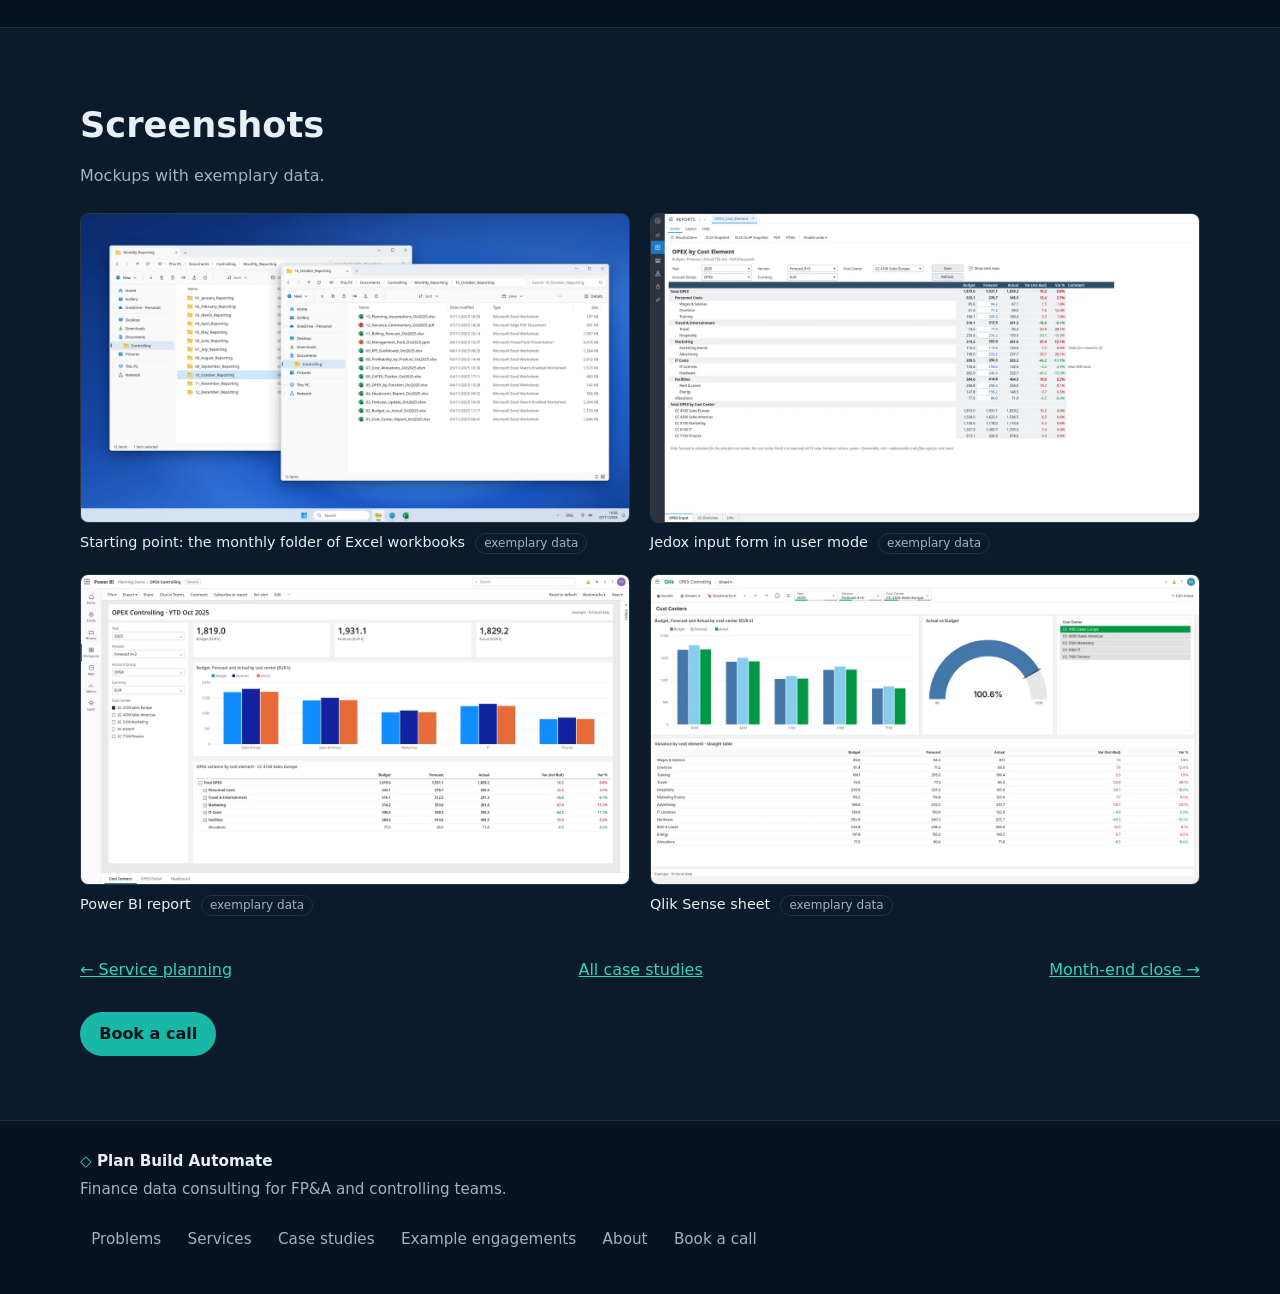
<file: docs/case-studies/controlling/index.html>
<!DOCTYPE html>
<html lang="en">
<head>
<meta charset="utf-8">
<meta name="viewport" content="width=device-width, initial-scale=1">
<meta name="robots" content="noindex, nofollow">
<title>Controlling and OPEX case study – Plan Build Automate</title>
<meta name="description" content="Typical scenario. Aim: forecast round across 120 cost centers in 5 days instead of 10 (estimated impact).">
<link rel="icon" href="../../favicon.svg" type="image/svg+xml">
<link rel="stylesheet" href="../../styles.css?v=20261101d">
</head>
<body>
<a class="skip" href="#main">Skip to content</a>
<header class="site-header">
  <div class="wrap bar">
    <a href="../../" class="brand" aria-label="Plan Build Automate home"><span class="logo" aria-hidden="true">◇</span> Plan Build Automate</a>
    <nav class="nav-wide" aria-label="Main">
      <ul>
        <li><a href="../../#problems">Problems</a></li>
        <li><a href="../../#services">Services</a></li>
        <li><a href="../../case-studies/">Case studies</a></li>
        <li><a href="../../#examples">Example engagements</a></li>
        <li><a href="../../#about">About</a></li>
        <li><a href="../../#book">Book a call</a></li>
      </ul>
    </nav>
  </div>
</header>
<nav class="nav-compact wrap" aria-label="Main">
  <ul>
    <li><a href="../../#problems">Problems</a></li>
    <li><a href="../../#services">Services</a></li>
    <li><a href="../../case-studies/">Case studies</a></li>
        <li><a href="../../#examples">Example engagements</a></li>
    <li><a href="../../#about">About</a></li>
        <li><a href="../../#book">Book a call</a></li>
  </ul>
</nav>
<main id="main">
<section class="section cs-hero">
  <div class="wrap">
    <p class="eyebrow">Typical scenario</p>
    <h1 class="cs-h1">Controlling and OPEX</h1>
    <p class="cs-headline">Aim: forecast round across 120 cost centers in 5 days instead of 10 <span class="oc-tag cs-est">Estimated impact</span></p>
    <p class="cs-client">A typical OPEX forecast round at a mid-size precision equipment manufacturer: about EUR 500m revenue, 120 cost centers.</p>
    <ul class="tools cs-tools" aria-label="Tools used"><li>Jedox</li><li>Snowflake</li><li>Power BI</li><li>Qlik Sense</li><li>Excel VBA</li></ul>
      </div>
</section>
<section class="section alt" aria-labelledby="impact-h">
  <div class="wrap">
    <h2 id="impact-h">Before and after <span class="oc-tag cs-est">Estimated impact</span></h2>
    <div class="oc-key cs-key"><span class="oc-kb">Before</span><span class="oc-ka">After</span></div>
    <div class="cs-kpis"><figure class="cs-kpi"><figcaption><span class="cs-kname">Forecast cycle</span><span class="cs-kunit">days</span></figcaption>
<svg viewBox="0 0 200 160" role="img" aria-label="Forecast cycle: before 10, after 5 days"><line class="oc-base" x1="20" x2="180" y1="135" y2="135"/>
<rect class="oc-b" x="40" y="25.0" width="50" height="110.0" rx="3"/><rect class="oc-a" x="110" y="80.0" width="50" height="55.0" rx="3"/>
<text class="cs-v cs-vb" x="65" y="19.0">10</text><text class="cs-v cs-va" x="135" y="74.0">5</text>
<text class="cs-x" x="65" y="152">Before</text><text class="cs-x" x="135" y="152">After</text></svg></figure><figure class="cs-kpi"><figcaption><span class="cs-kname">Manual effort</span><span class="cs-kunit">hours per cycle</span></figcaption>
<svg viewBox="0 0 200 160" role="img" aria-label="Manual effort: before 50, after 15 hours per cycle"><line class="oc-base" x1="20" x2="180" y1="135" y2="135"/>
<rect class="oc-b" x="40" y="25.0" width="50" height="110.0" rx="3"/><rect class="oc-a" x="110" y="102.0" width="50" height="33.0" rx="3"/>
<text class="cs-v cs-vb" x="65" y="19.0">50</text><text class="cs-v cs-va" x="135" y="96.0">15</text>
<text class="cs-x" x="65" y="152">Before</text><text class="cs-x" x="135" y="152">After</text></svg></figure><figure class="cs-kpi"><figcaption><span class="cs-kname">Emailed templates</span><span class="cs-kunit">per round</span></figcaption>
<svg viewBox="0 0 200 160" role="img" aria-label="Emailed templates: before 120, after 0 per round"><line class="oc-base" x1="20" x2="180" y1="135" y2="135"/>
<rect class="oc-b" x="40" y="25.0" width="50" height="110.0" rx="3"/><rect class="oc-a" x="110" y="132.0" width="50" height="3.0" rx="3"/>
<text class="cs-v cs-vb" x="65" y="19.0">120</text><text class="cs-v cs-va" x="135" y="126.0">0</text>
<text class="cs-x" x="65" y="152">Before</text><text class="cs-x" x="135" y="152">After</text></svg></figure></div>
    <p class="cs-disclaimer">Illustrates a typical goal, not a promised result.</p>
  </div>
</section>
<section class="section">
  <div class="wrap cs-grid">
    <div class="card"><h2 class="cs-h2">Challenge</h2><ul class="cs-list"><li>Forecasts collected through 120 emailed Excel templates.</li><li>Allocations and commentary rebuilt for every management pack.</li><li>Budget, forecast and actual held in separate files.</li></ul></div>
    <div class="card"><h2 class="cs-h2">Impact</h2><ul class="cs-list"><li>Goal: no more template chasing by email.</li><li>Goal: management pack built from one source.</li></ul><p class="cs-meta">Typical timeline: 10 weeks · with your team</p></div>
  </div>
  <div class="wrap">
    <div class="card cs-sol"><h2 class="cs-h2">Solution</h2><ul class="cs-sollist"><li><strong>Jedox</strong><span>OPEX input form: forecast open only for the selected cost center, all-cost-center view read-only.</span></li><li><strong>Snowflake</strong><span>Actuals by cost center and cost element.</span></li><li><strong>Power BI</strong><span>Budget, forecast and actual by cost center with a variance matrix.</span></li><li><strong>Qlik Sense</strong><span>Comparison chart, Actual vs Budget gauge and variance table.</span></li><li><strong>Excel VBA</strong><span>Builds the appendix tables of the management pack.</span></li></ul></div>
  </div>
</section>
<section class="section alt" aria-labelledby="shots-h">
  <div class="wrap">
    <h2 id="shots-h">Screenshots</h2>
    <p class="note cs-note">Mockups with exemplary data.</p>
    <div class="cs-shots"><figure class="cs-shot"><a href="../../img/case-studies/controlling-explorer.webp"><img src="../../img/case-studies/controlling-explorer.webp" width="1280" height="720" loading="lazy" alt="Windows File Explorer mockup for controlling and OPEX, showing a Monthly_Reporting folder with twelve month subfolders and thirteen Excel workbooks for one month. Exemplary data."></a><figcaption>Starting point: the monthly folder of Excel workbooks <span class="oc-tag cs-fict">exemplary data</span></figcaption></figure><figure class="cs-shot"><a href="../../img/case-studies/controlling-jedox.webp"><img src="../../img/case-studies/controlling-jedox.webp" width="1280" height="720" loading="lazy" alt="Jedox Web input form mockup for controlling and OPEX, with filter selectors in the header and an input grid. Exemplary data."></a><figcaption>Jedox input form in user mode <span class="oc-tag cs-fict">exemplary data</span></figcaption></figure><figure class="cs-shot"><a href="../../img/case-studies/controlling-powerbi.webp"><img src="../../img/case-studies/controlling-powerbi.webp" width="1280" height="720" loading="lazy" alt="Power BI report mockup for controlling and OPEX, with slicers, KPI cards, charts and a matrix. Exemplary data."></a><figcaption>Power BI report <span class="oc-tag cs-fict">exemplary data</span></figcaption></figure><figure class="cs-shot"><a href="../../img/case-studies/controlling-qlik.webp"><img src="../../img/case-studies/controlling-qlik.webp" width="1280" height="720" loading="lazy" alt="Qlik Sense sheet mockup for controlling and OPEX, with selections, KPIs, charts and a table. Exemplary data."></a><figcaption>Qlik Sense sheet <span class="oc-tag cs-fict">exemplary data</span></figcaption></figure></div>
    <nav class="cs-pn" aria-label="Case studies"><a href="../service/" rel="prev">← Service planning</a><a href="../">All case studies</a><a href="../closing/" rel="next">Month-end close →</a></nav>
    <p class="cs-cta cs-book"><a class="cs-btn" href="../../#book">Book a call</a></p>
  </div>
</section>
</main>
<footer class="site-footer">
  <div class="wrap footer-inner">
    <div>
      <p class="footer-brand"><span class="logo" aria-hidden="true">◇</span> Plan Build Automate</p>
      <p class="footer-note">Finance data consulting for FP&amp;A and controlling teams.</p>
    </div>
    <nav aria-label="Footer">
      <ul>
        <li><a href="../../#problems">Problems</a></li>
        <li><a href="../../#services">Services</a></li>
        <li><a href="../../case-studies/">Case studies</a></li>
        <li><a href="../../#examples">Example engagements</a></li>
        <li><a href="../../#about">About</a></li>
        <li><a href="../../#book">Book a call</a></li>
      </ul>
    </nav>
  </div>
</footer>
</body>
</html>
</file>
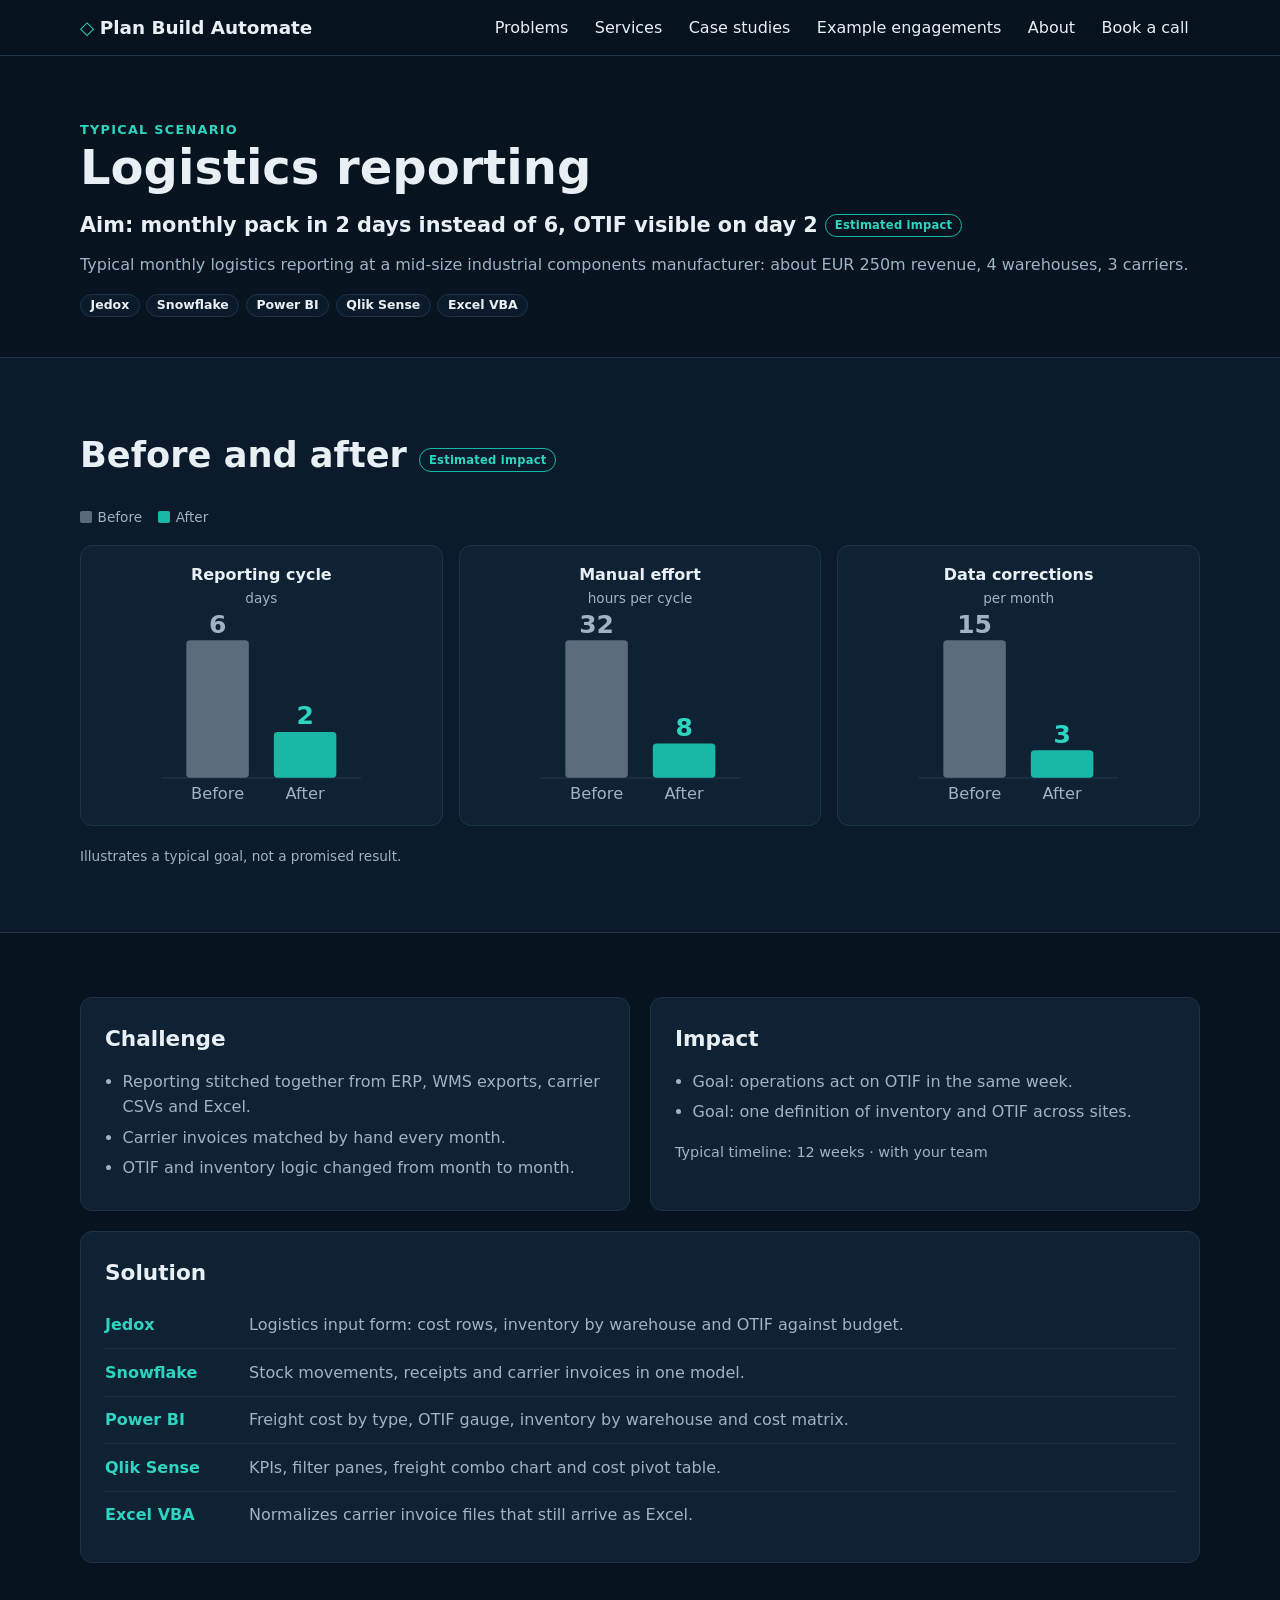
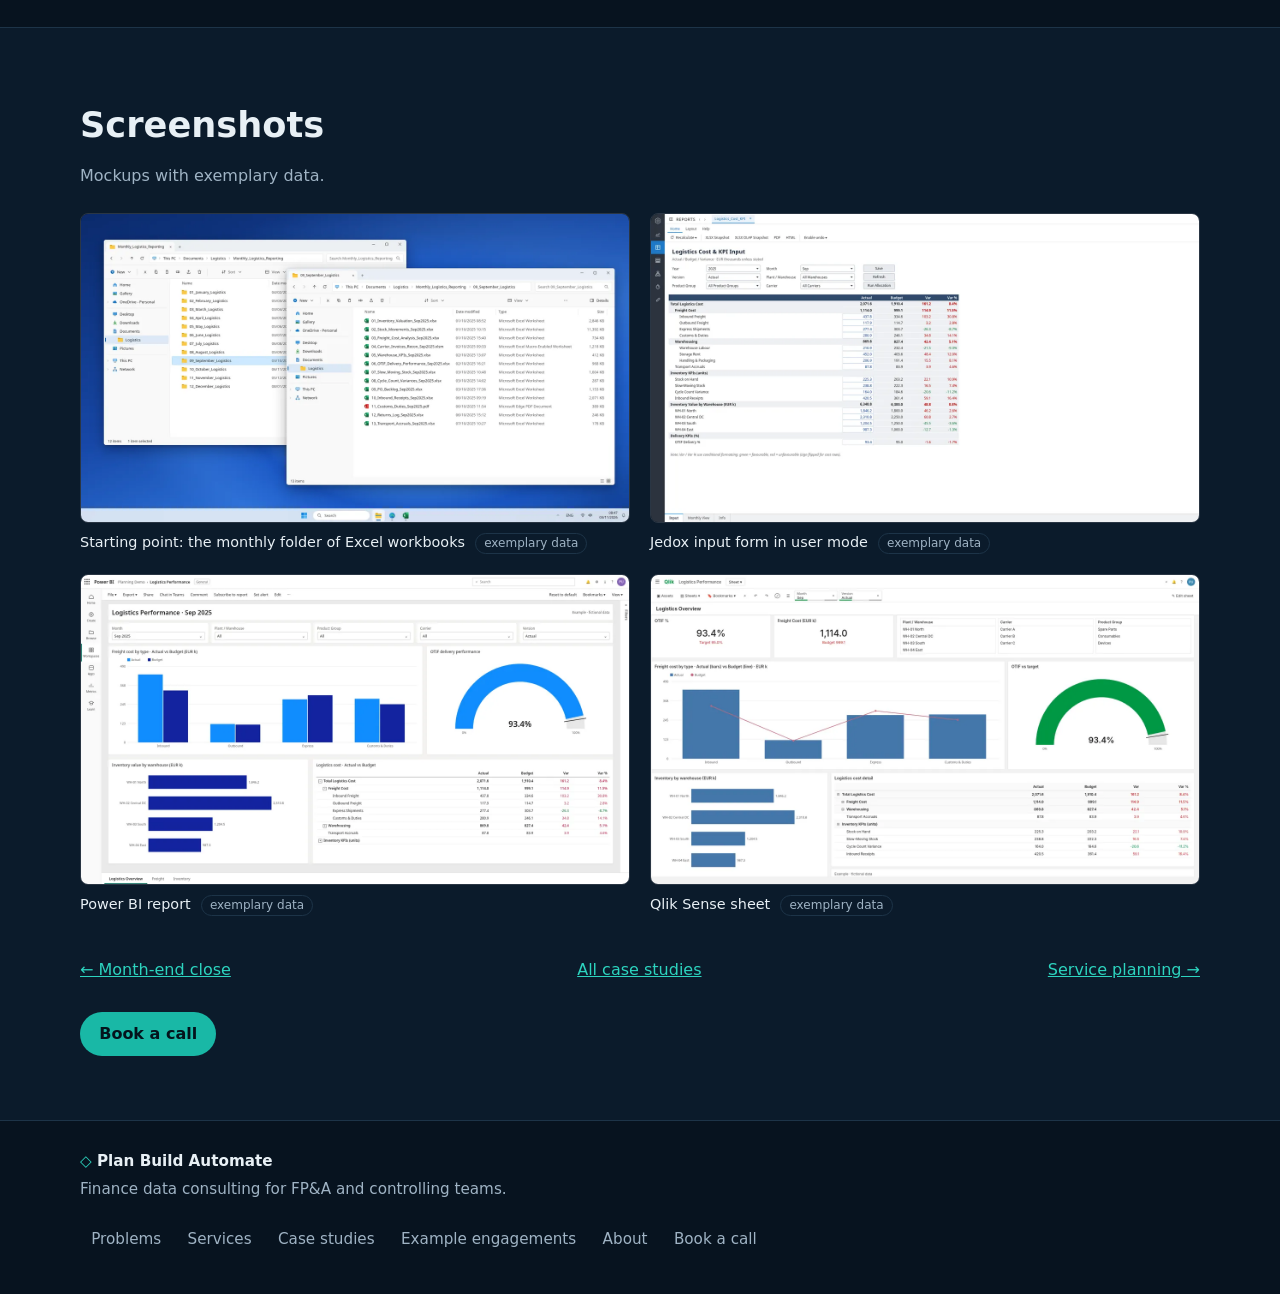
<file: docs/case-studies/logistics/index.html>
<!DOCTYPE html>
<html lang="en">
<head>
<meta charset="utf-8">
<meta name="viewport" content="width=device-width, initial-scale=1">
<meta name="robots" content="noindex, nofollow">
<title>Logistics reporting case study – Plan Build Automate</title>
<meta name="description" content="Typical scenario. Aim: monthly pack in 2 days instead of 6, OTIF visible on day 2 (estimated impact).">
<link rel="icon" href="../../favicon.svg" type="image/svg+xml">
<link rel="stylesheet" href="../../styles.css?v=20261101d">
</head>
<body>
<a class="skip" href="#main">Skip to content</a>
<header class="site-header">
  <div class="wrap bar">
    <a href="../../" class="brand" aria-label="Plan Build Automate home"><span class="logo" aria-hidden="true">◇</span> Plan Build Automate</a>
    <nav class="nav-wide" aria-label="Main">
      <ul>
        <li><a href="../../#problems">Problems</a></li>
        <li><a href="../../#services">Services</a></li>
        <li><a href="../../case-studies/">Case studies</a></li>
        <li><a href="../../#examples">Example engagements</a></li>
        <li><a href="../../#about">About</a></li>
        <li><a href="../../#book">Book a call</a></li>
      </ul>
    </nav>
  </div>
</header>
<nav class="nav-compact wrap" aria-label="Main">
  <ul>
    <li><a href="../../#problems">Problems</a></li>
    <li><a href="../../#services">Services</a></li>
    <li><a href="../../case-studies/">Case studies</a></li>
        <li><a href="../../#examples">Example engagements</a></li>
    <li><a href="../../#about">About</a></li>
        <li><a href="../../#book">Book a call</a></li>
  </ul>
</nav>
<main id="main">
<section class="section cs-hero">
  <div class="wrap">
    <p class="eyebrow">Typical scenario</p>
    <h1 class="cs-h1">Logistics reporting</h1>
    <p class="cs-headline">Aim: monthly pack in 2 days instead of 6, OTIF visible on day 2 <span class="oc-tag cs-est">Estimated impact</span></p>
    <p class="cs-client">Typical monthly logistics reporting at a mid-size industrial components manufacturer: about EUR 250m revenue, 4 warehouses, 3 carriers.</p>
    <ul class="tools cs-tools" aria-label="Tools used"><li>Jedox</li><li>Snowflake</li><li>Power BI</li><li>Qlik Sense</li><li>Excel VBA</li></ul>
      </div>
</section>
<section class="section alt" aria-labelledby="impact-h">
  <div class="wrap">
    <h2 id="impact-h">Before and after <span class="oc-tag cs-est">Estimated impact</span></h2>
    <div class="oc-key cs-key"><span class="oc-kb">Before</span><span class="oc-ka">After</span></div>
    <div class="cs-kpis"><figure class="cs-kpi"><figcaption><span class="cs-kname">Reporting cycle</span><span class="cs-kunit">days</span></figcaption>
<svg viewBox="0 0 200 160" role="img" aria-label="Reporting cycle: before 6, after 2 days"><line class="oc-base" x1="20" x2="180" y1="135" y2="135"/>
<rect class="oc-b" x="40" y="25.0" width="50" height="110.0" rx="3"/><rect class="oc-a" x="110" y="98.3" width="50" height="36.7" rx="3"/>
<text class="cs-v cs-vb" x="65" y="19.0">6</text><text class="cs-v cs-va" x="135" y="92.3">2</text>
<text class="cs-x" x="65" y="152">Before</text><text class="cs-x" x="135" y="152">After</text></svg></figure><figure class="cs-kpi"><figcaption><span class="cs-kname">Manual effort</span><span class="cs-kunit">hours per cycle</span></figcaption>
<svg viewBox="0 0 200 160" role="img" aria-label="Manual effort: before 32, after 8 hours per cycle"><line class="oc-base" x1="20" x2="180" y1="135" y2="135"/>
<rect class="oc-b" x="40" y="25.0" width="50" height="110.0" rx="3"/><rect class="oc-a" x="110" y="107.5" width="50" height="27.5" rx="3"/>
<text class="cs-v cs-vb" x="65" y="19.0">32</text><text class="cs-v cs-va" x="135" y="101.5">8</text>
<text class="cs-x" x="65" y="152">Before</text><text class="cs-x" x="135" y="152">After</text></svg></figure><figure class="cs-kpi"><figcaption><span class="cs-kname">Data corrections</span><span class="cs-kunit">per month</span></figcaption>
<svg viewBox="0 0 200 160" role="img" aria-label="Data corrections: before 15, after 3 per month"><line class="oc-base" x1="20" x2="180" y1="135" y2="135"/>
<rect class="oc-b" x="40" y="25.0" width="50" height="110.0" rx="3"/><rect class="oc-a" x="110" y="113.0" width="50" height="22.0" rx="3"/>
<text class="cs-v cs-vb" x="65" y="19.0">15</text><text class="cs-v cs-va" x="135" y="107.0">3</text>
<text class="cs-x" x="65" y="152">Before</text><text class="cs-x" x="135" y="152">After</text></svg></figure></div>
    <p class="cs-disclaimer">Illustrates a typical goal, not a promised result.</p>
  </div>
</section>
<section class="section">
  <div class="wrap cs-grid">
    <div class="card"><h2 class="cs-h2">Challenge</h2><ul class="cs-list"><li>Reporting stitched together from ERP, WMS exports, carrier CSVs and Excel.</li><li>Carrier invoices matched by hand every month.</li><li>OTIF and inventory logic changed from month to month.</li></ul></div>
    <div class="card"><h2 class="cs-h2">Impact</h2><ul class="cs-list"><li>Goal: operations act on OTIF in the same week.</li><li>Goal: one definition of inventory and OTIF across sites.</li></ul><p class="cs-meta">Typical timeline: 12 weeks · with your team</p></div>
  </div>
  <div class="wrap">
    <div class="card cs-sol"><h2 class="cs-h2">Solution</h2><ul class="cs-sollist"><li><strong>Jedox</strong><span>Logistics input form: cost rows, inventory by warehouse and OTIF against budget.</span></li><li><strong>Snowflake</strong><span>Stock movements, receipts and carrier invoices in one model.</span></li><li><strong>Power BI</strong><span>Freight cost by type, OTIF gauge, inventory by warehouse and cost matrix.</span></li><li><strong>Qlik Sense</strong><span>KPIs, filter panes, freight combo chart and cost pivot table.</span></li><li><strong>Excel VBA</strong><span>Normalizes carrier invoice files that still arrive as Excel.</span></li></ul></div>
  </div>
</section>
<section class="section alt" aria-labelledby="shots-h">
  <div class="wrap">
    <h2 id="shots-h">Screenshots</h2>
    <p class="note cs-note">Mockups with exemplary data.</p>
    <div class="cs-shots"><figure class="cs-shot"><a href="../../img/case-studies/logistics-explorer.webp"><img src="../../img/case-studies/logistics-explorer.webp" width="1280" height="720" loading="lazy" alt="Windows File Explorer mockup for logistics reporting, showing a Monthly_Logistics_Reporting folder with twelve month subfolders and thirteen Excel workbooks for one month. Exemplary data."></a><figcaption>Starting point: the monthly folder of Excel workbooks <span class="oc-tag cs-fict">exemplary data</span></figcaption></figure><figure class="cs-shot"><a href="../../img/case-studies/logistics-jedox.webp"><img src="../../img/case-studies/logistics-jedox.webp" width="1280" height="720" loading="lazy" alt="Jedox Web input form mockup for logistics reporting, with filter selectors in the header and an input grid. Exemplary data."></a><figcaption>Jedox input form in user mode <span class="oc-tag cs-fict">exemplary data</span></figcaption></figure><figure class="cs-shot"><a href="../../img/case-studies/logistics-powerbi.webp"><img src="../../img/case-studies/logistics-powerbi.webp" width="1280" height="720" loading="lazy" alt="Power BI report mockup for logistics reporting, with slicers, KPI cards, charts and a matrix. Exemplary data."></a><figcaption>Power BI report <span class="oc-tag cs-fict">exemplary data</span></figcaption></figure><figure class="cs-shot"><a href="../../img/case-studies/logistics-qlik.webp"><img src="../../img/case-studies/logistics-qlik.webp" width="1280" height="720" loading="lazy" alt="Qlik Sense sheet mockup for logistics reporting, with selections, KPIs, charts and a table. Exemplary data."></a><figcaption>Qlik Sense sheet <span class="oc-tag cs-fict">exemplary data</span></figcaption></figure></div>
    <nav class="cs-pn" aria-label="Case studies"><a href="../closing/" rel="prev">← Month-end close</a><a href="../">All case studies</a><a href="../service/" rel="next">Service planning →</a></nav>
    <p class="cs-cta cs-book"><a class="cs-btn" href="../../#book">Book a call</a></p>
  </div>
</section>
</main>
<footer class="site-footer">
  <div class="wrap footer-inner">
    <div>
      <p class="footer-brand"><span class="logo" aria-hidden="true">◇</span> Plan Build Automate</p>
      <p class="footer-note">Finance data consulting for FP&amp;A and controlling teams.</p>
    </div>
    <nav aria-label="Footer">
      <ul>
        <li><a href="../../#problems">Problems</a></li>
        <li><a href="../../#services">Services</a></li>
        <li><a href="../../case-studies/">Case studies</a></li>
        <li><a href="../../#examples">Example engagements</a></li>
        <li><a href="../../#about">About</a></li>
        <li><a href="../../#book">Book a call</a></li>
      </ul>
    </nav>
  </div>
</footer>
</body>
</html>
</file>
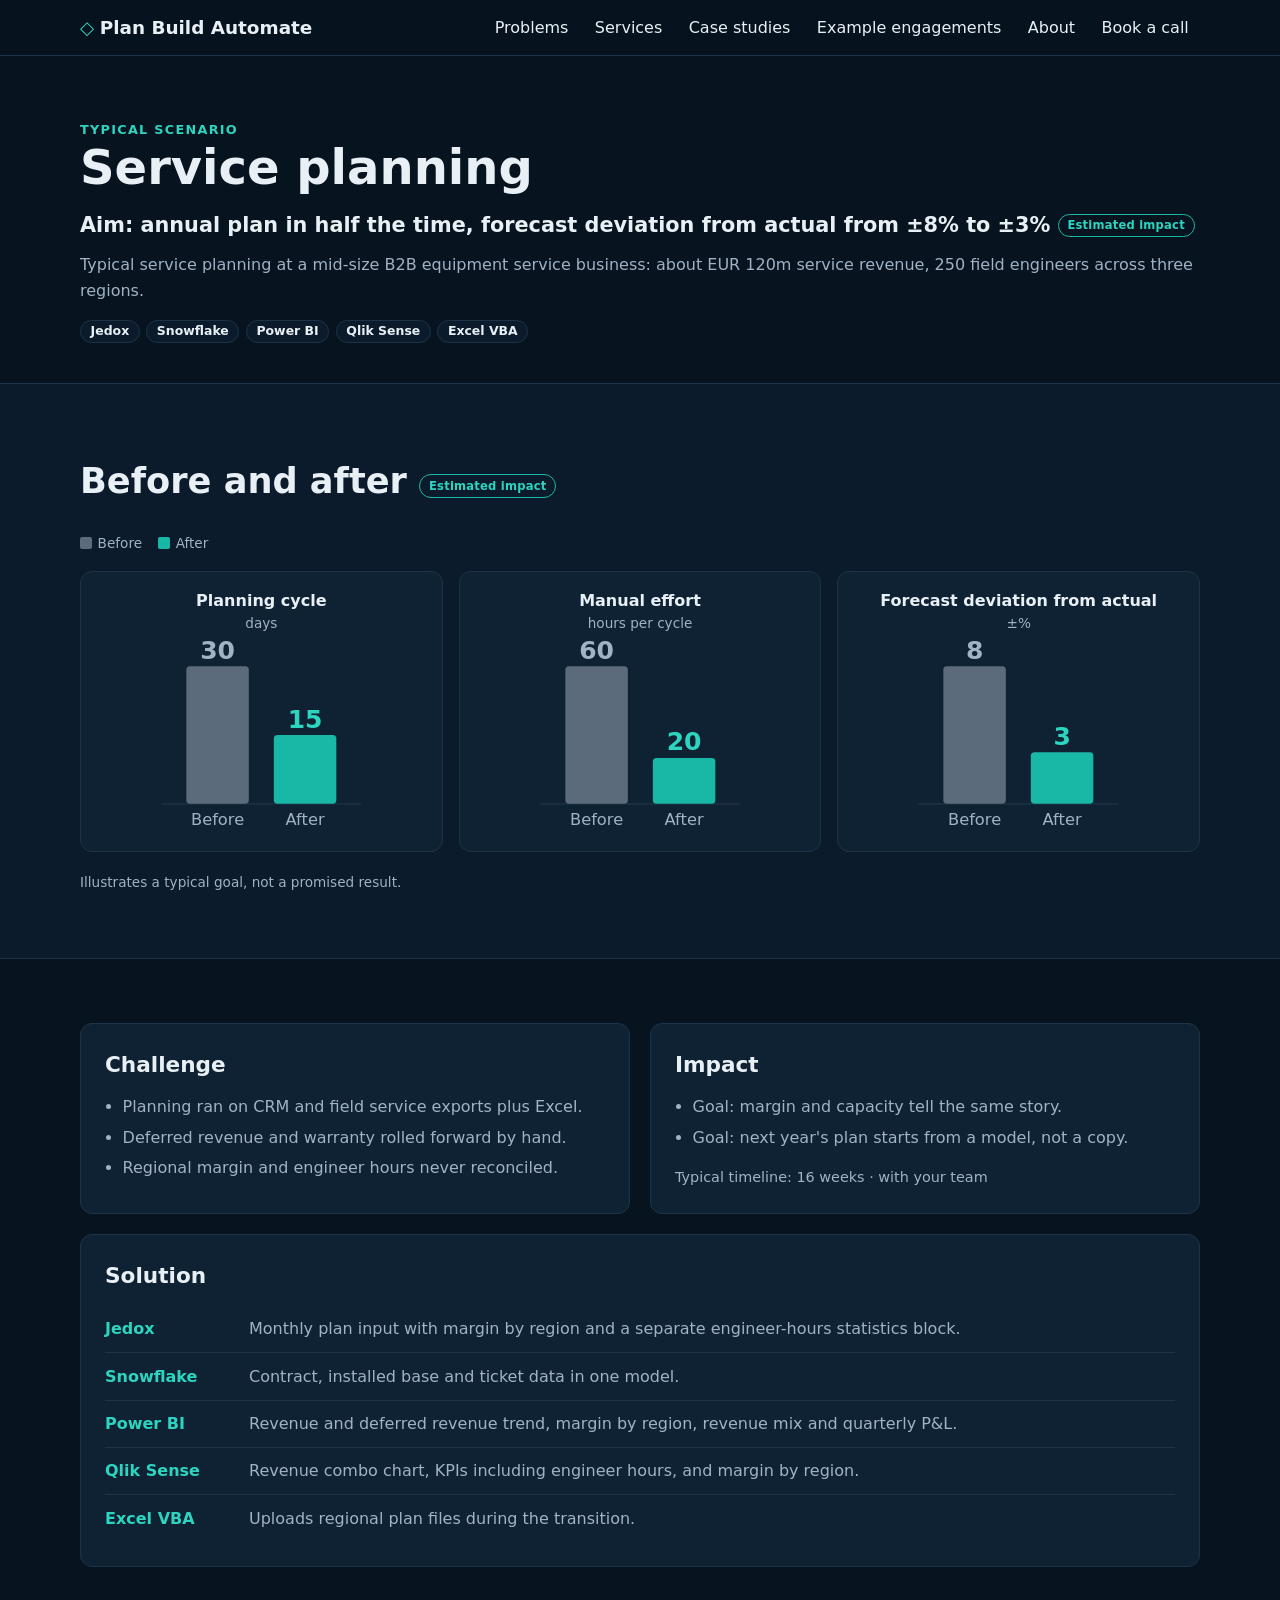
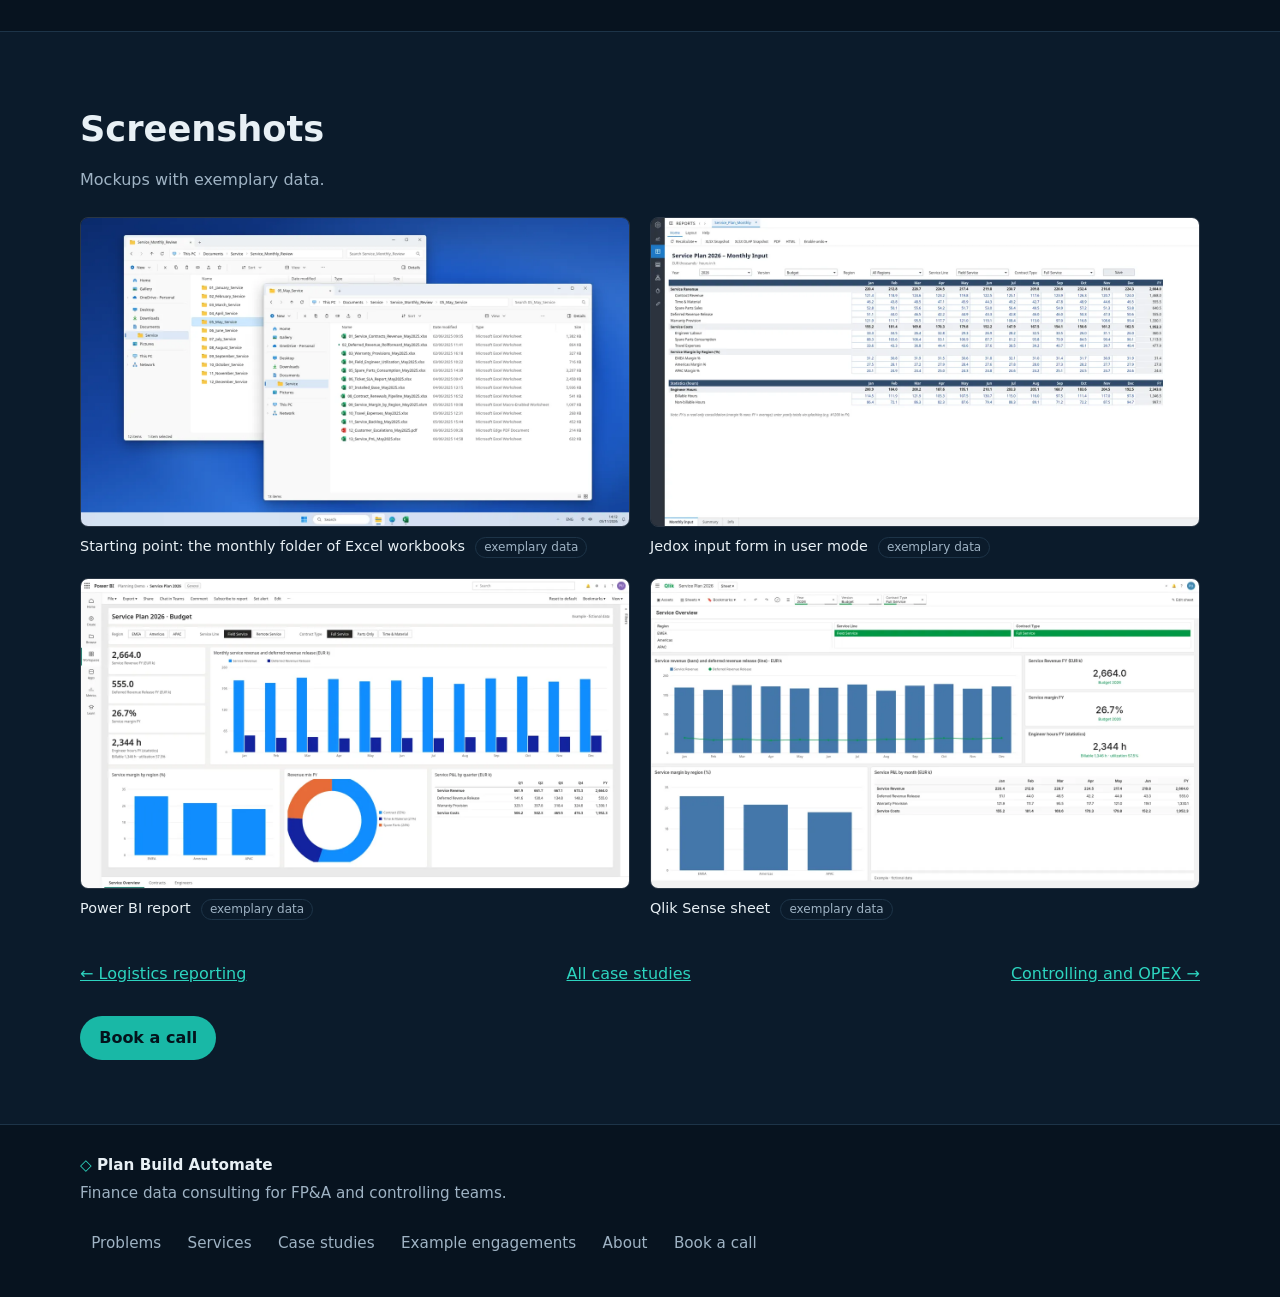
<file: docs/case-studies/service/index.html>
<!DOCTYPE html>
<html lang="en">
<head>
<meta charset="utf-8">
<meta name="viewport" content="width=device-width, initial-scale=1">
<meta name="robots" content="noindex, nofollow">
<title>Service planning case study – Plan Build Automate</title>
<meta name="description" content="Typical scenario. Aim: annual plan in half the time, forecast deviation from actual from ±8% to ±3% (estimated impact).">
<link rel="icon" href="../../favicon.svg" type="image/svg+xml">
<link rel="stylesheet" href="../../styles.css?v=20261101d">
</head>
<body>
<a class="skip" href="#main">Skip to content</a>
<header class="site-header">
  <div class="wrap bar">
    <a href="../../" class="brand" aria-label="Plan Build Automate home"><span class="logo" aria-hidden="true">◇</span> Plan Build Automate</a>
    <nav class="nav-wide" aria-label="Main">
      <ul>
        <li><a href="../../#problems">Problems</a></li>
        <li><a href="../../#services">Services</a></li>
        <li><a href="../../case-studies/">Case studies</a></li>
        <li><a href="../../#examples">Example engagements</a></li>
        <li><a href="../../#about">About</a></li>
        <li><a href="../../#book">Book a call</a></li>
      </ul>
    </nav>
  </div>
</header>
<nav class="nav-compact wrap" aria-label="Main">
  <ul>
    <li><a href="../../#problems">Problems</a></li>
    <li><a href="../../#services">Services</a></li>
    <li><a href="../../case-studies/">Case studies</a></li>
        <li><a href="../../#examples">Example engagements</a></li>
    <li><a href="../../#about">About</a></li>
        <li><a href="../../#book">Book a call</a></li>
  </ul>
</nav>
<main id="main">
<section class="section cs-hero">
  <div class="wrap">
    <p class="eyebrow">Typical scenario</p>
    <h1 class="cs-h1">Service planning</h1>
    <p class="cs-headline">Aim: annual plan in half the time, forecast deviation from actual from ±8% to ±3% <span class="oc-tag cs-est">Estimated impact</span></p>
    <p class="cs-client">Typical service planning at a mid-size B2B equipment service business: about EUR 120m service revenue, 250 field engineers across three regions.</p>
    <ul class="tools cs-tools" aria-label="Tools used"><li>Jedox</li><li>Snowflake</li><li>Power BI</li><li>Qlik Sense</li><li>Excel VBA</li></ul>
      </div>
</section>
<section class="section alt" aria-labelledby="impact-h">
  <div class="wrap">
    <h2 id="impact-h">Before and after <span class="oc-tag cs-est">Estimated impact</span></h2>
    <div class="oc-key cs-key"><span class="oc-kb">Before</span><span class="oc-ka">After</span></div>
    <div class="cs-kpis"><figure class="cs-kpi"><figcaption><span class="cs-kname">Planning cycle</span><span class="cs-kunit">days</span></figcaption>
<svg viewBox="0 0 200 160" role="img" aria-label="Planning cycle: before 30, after 15 days"><line class="oc-base" x1="20" x2="180" y1="135" y2="135"/>
<rect class="oc-b" x="40" y="25.0" width="50" height="110.0" rx="3"/><rect class="oc-a" x="110" y="80.0" width="50" height="55.0" rx="3"/>
<text class="cs-v cs-vb" x="65" y="19.0">30</text><text class="cs-v cs-va" x="135" y="74.0">15</text>
<text class="cs-x" x="65" y="152">Before</text><text class="cs-x" x="135" y="152">After</text></svg></figure><figure class="cs-kpi"><figcaption><span class="cs-kname">Manual effort</span><span class="cs-kunit">hours per cycle</span></figcaption>
<svg viewBox="0 0 200 160" role="img" aria-label="Manual effort: before 60, after 20 hours per cycle"><line class="oc-base" x1="20" x2="180" y1="135" y2="135"/>
<rect class="oc-b" x="40" y="25.0" width="50" height="110.0" rx="3"/><rect class="oc-a" x="110" y="98.3" width="50" height="36.7" rx="3"/>
<text class="cs-v cs-vb" x="65" y="19.0">60</text><text class="cs-v cs-va" x="135" y="92.3">20</text>
<text class="cs-x" x="65" y="152">Before</text><text class="cs-x" x="135" y="152">After</text></svg></figure><figure class="cs-kpi"><figcaption><span class="cs-kname">Forecast deviation from actual</span><span class="cs-kunit">±%</span></figcaption>
<svg viewBox="0 0 200 160" role="img" aria-label="Forecast deviation from actual: before 8, after 3 ±%"><line class="oc-base" x1="20" x2="180" y1="135" y2="135"/>
<rect class="oc-b" x="40" y="25.0" width="50" height="110.0" rx="3"/><rect class="oc-a" x="110" y="93.8" width="50" height="41.2" rx="3"/>
<text class="cs-v cs-vb" x="65" y="19.0">8</text><text class="cs-v cs-va" x="135" y="87.8">3</text>
<text class="cs-x" x="65" y="152">Before</text><text class="cs-x" x="135" y="152">After</text></svg></figure></div>
    <p class="cs-disclaimer">Illustrates a typical goal, not a promised result.</p>
  </div>
</section>
<section class="section">
  <div class="wrap cs-grid">
    <div class="card"><h2 class="cs-h2">Challenge</h2><ul class="cs-list"><li>Planning ran on CRM and field service exports plus Excel.</li><li>Deferred revenue and warranty rolled forward by hand.</li><li>Regional margin and engineer hours never reconciled.</li></ul></div>
    <div class="card"><h2 class="cs-h2">Impact</h2><ul class="cs-list"><li>Goal: margin and capacity tell the same story.</li><li>Goal: next year&#x27;s plan starts from a model, not a copy.</li></ul><p class="cs-meta">Typical timeline: 16 weeks · with your team</p></div>
  </div>
  <div class="wrap">
    <div class="card cs-sol"><h2 class="cs-h2">Solution</h2><ul class="cs-sollist"><li><strong>Jedox</strong><span>Monthly plan input with margin by region and a separate engineer-hours statistics block.</span></li><li><strong>Snowflake</strong><span>Contract, installed base and ticket data in one model.</span></li><li><strong>Power BI</strong><span>Revenue and deferred revenue trend, margin by region, revenue mix and quarterly P&amp;L.</span></li><li><strong>Qlik Sense</strong><span>Revenue combo chart, KPIs including engineer hours, and margin by region.</span></li><li><strong>Excel VBA</strong><span>Uploads regional plan files during the transition.</span></li></ul></div>
  </div>
</section>
<section class="section alt" aria-labelledby="shots-h">
  <div class="wrap">
    <h2 id="shots-h">Screenshots</h2>
    <p class="note cs-note">Mockups with exemplary data.</p>
    <div class="cs-shots"><figure class="cs-shot"><a href="../../img/case-studies/service-explorer.webp"><img src="../../img/case-studies/service-explorer.webp" width="1280" height="720" loading="lazy" alt="Windows File Explorer mockup for service planning, showing a Service_Monthly_Review folder with twelve month subfolders and thirteen Excel workbooks for one month. Exemplary data."></a><figcaption>Starting point: the monthly folder of Excel workbooks <span class="oc-tag cs-fict">exemplary data</span></figcaption></figure><figure class="cs-shot"><a href="../../img/case-studies/service-jedox.webp"><img src="../../img/case-studies/service-jedox.webp" width="1280" height="720" loading="lazy" alt="Jedox Web input form mockup for service planning, with filter selectors in the header and an input grid. Exemplary data."></a><figcaption>Jedox input form in user mode <span class="oc-tag cs-fict">exemplary data</span></figcaption></figure><figure class="cs-shot"><a href="../../img/case-studies/service-powerbi.webp"><img src="../../img/case-studies/service-powerbi.webp" width="1280" height="720" loading="lazy" alt="Power BI report mockup for service planning, with slicers, KPI cards, charts and a matrix. Exemplary data."></a><figcaption>Power BI report <span class="oc-tag cs-fict">exemplary data</span></figcaption></figure><figure class="cs-shot"><a href="../../img/case-studies/service-qlik.webp"><img src="../../img/case-studies/service-qlik.webp" width="1280" height="720" loading="lazy" alt="Qlik Sense sheet mockup for service planning, with selections, KPIs, charts and a table. Exemplary data."></a><figcaption>Qlik Sense sheet <span class="oc-tag cs-fict">exemplary data</span></figcaption></figure></div>
    <nav class="cs-pn" aria-label="Case studies"><a href="../logistics/" rel="prev">← Logistics reporting</a><a href="../">All case studies</a><a href="../controlling/" rel="next">Controlling and OPEX →</a></nav>
    <p class="cs-cta cs-book"><a class="cs-btn" href="../../#book">Book a call</a></p>
  </div>
</section>
</main>
<footer class="site-footer">
  <div class="wrap footer-inner">
    <div>
      <p class="footer-brand"><span class="logo" aria-hidden="true">◇</span> Plan Build Automate</p>
      <p class="footer-note">Finance data consulting for FP&amp;A and controlling teams.</p>
    </div>
    <nav aria-label="Footer">
      <ul>
        <li><a href="../../#problems">Problems</a></li>
        <li><a href="../../#services">Services</a></li>
        <li><a href="../../case-studies/">Case studies</a></li>
        <li><a href="../../#examples">Example engagements</a></li>
        <li><a href="../../#about">About</a></li>
        <li><a href="../../#book">Book a call</a></li>
      </ul>
    </nav>
  </div>
</footer>
</body>
</html>
</file>
<file: docs/styles.css>
:root{--bg:#07131f;--bg2:#0b1b2b;--card:#0f2234;--line:#1d3448;--text:#e8f0f5;--muted:#9fb3c4;--teal:#19b8a6;--teal2:#2dd4bf}
*{box-sizing:border-box}
html{scroll-behavior:smooth}
section{scroll-margin-top:4.5rem}
@media (prefers-reduced-motion:reduce){html{scroll-behavior:auto}}
body{margin:0;font-family:system-ui,-apple-system,"Segoe UI",Roboto,sans-serif;background:var(--bg);color:var(--text);line-height:1.6}
a{color:var(--teal2)}
a:focus-visible{outline:3px solid var(--teal2);outline-offset:3px}
.skip{position:absolute;left:-999px;top:0}
.skip:focus{left:1rem;top:1rem;background:#fff;color:#000;padding:.5rem;z-index:9}
.wrap{max-width:1160px;margin:0 auto;padding:0 1.25rem}
.site-header{border-bottom:1px solid var(--line);position:sticky;top:0;background:rgba(7,19,31,.95);z-index:5}
.bar{display:flex;align-items:center;justify-content:space-between;gap:.5rem 1rem;padding-top:.35rem;padding-bottom:.35rem}
.brand{display:inline-flex;align-items:center;gap:.35rem;min-height:44px;color:var(--text);text-decoration:none;font-weight:700;font-size:1.15rem}
.logo{color:var(--teal2)}
.nav-wide ul,.nav-compact ul,.site-footer ul{display:flex;flex-wrap:wrap;gap:.15rem .25rem;list-style:none;margin:0;padding:0}
.nav-wide ul{justify-content:flex-end}
.nav-wide a,.nav-compact a,.site-footer a{display:inline-flex;align-items:center;min-height:44px;padding:0 .7rem;border-radius:8px;color:var(--text);text-decoration:none}
.nav-wide a:hover,.nav-compact a:hover,.site-footer a:hover{color:var(--teal2)}
.nav-compact{display:none;padding-top:.15rem;padding-bottom:.35rem;border-bottom:1px solid var(--line)}
.hero{padding:4rem 0 2.5rem}
.hero-grid{display:grid;grid-template-columns:1.1fr 1fr;gap:3rem;align-items:center}
h1{font-size:clamp(2.2rem,5vw,3.6rem);line-height:1.1;margin:0 0 1rem}
.accent{color:var(--teal2)}
.lead{color:var(--muted);font-size:1.15rem;margin:0}
.panel{background:linear-gradient(160deg,#10263a,#0a1826);border:1px solid var(--line);border-radius:14px;padding:1.5rem;min-height:300px}
.outcome{--before:#5b6b7b;min-width:0}
.sr-only{position:absolute;width:1px;height:1px;padding:0;margin:-1px;overflow:hidden;clip:rect(0,0,0,0);white-space:nowrap;border:0}
.oc-top{display:flex;justify-content:flex-end}
.oc-tag{font-size:12px;color:var(--muted);border:1px solid var(--line);border-radius:999px;padding:.15rem .6rem}
.oc-title{margin:.5rem 0 .4rem;font-weight:700;font-size:1.2rem;line-height:1.3}
.oc-key{display:flex;flex-wrap:wrap;gap:1rem;font-size:.85rem;color:var(--muted)}
.oc-key span::before{content:"";display:inline-block;width:.75rem;height:.75rem;border-radius:2px;margin-right:.35rem;vertical-align:-1px}
.oc-kb::before{background:var(--before)}.oc-ka::before{background:var(--teal)}
.oc-charts{display:grid;grid-template-columns:repeat(3,minmax(0,1fr));gap:.75rem;margin-top:.6rem}
.oc-chart{min-width:0;text-align:center;display:flex;flex-direction:column}.oc-chart svg{margin-top:auto}
.oc-name{margin:0;min-height:2.5em;display:flex;align-items:flex-end;justify-content:center;font-weight:600;font-size:.9rem;line-height:1.25}
.oc-unit{margin:0;font-size:.78rem;color:var(--muted)}
.oc-chart svg{display:block;width:100%;height:auto}
.oc-b{fill:var(--before)}.oc-a{fill:var(--teal)}
.oc-vb,.oc-va{font:700 30px system-ui,sans-serif;text-anchor:middle}
.oc-vb{fill:#9fb3c4}.oc-va{fill:var(--teal2)}
.oc-go{stroke:var(--muted);stroke-width:1.5;stroke-dasharray:5 4}
.oc-base{stroke:var(--line);stroke-width:1}
@media (max-width:520px){.oc-charts{gap:.4rem}.oc-name{font-size:.78rem;white-space:normal;min-height:2.5em;line-height:1.25;display:flex;align-items:flex-end;justify-content:center}.oc-vb,.oc-va{font-size:32px}.oc-title{font-size:1.05rem}.oc-chart svg{max-height:120px}}
.oc-key .oc-gk{font-size:12px;color:#9AA7B4}.oc-key .oc-gk::before{width:1.1rem;height:0;border-top:2px dashed #9AA7B4;border-radius:0;vertical-align:3px}
.oc-note{margin:.4rem 0 0;font-size:12px;color:#9AA7B4;text-align:center}
.tool-block{margin-top:2.75rem;text-align:center}
.tool-lead{color:var(--muted);margin:0 0 .9rem}
.tools{list-style:none;padding:0;margin:0;display:flex;flex-wrap:wrap;justify-content:center;gap:.75rem}
.tools li{flex:0 0 10rem;width:10rem;max-width:100%;box-sizing:border-box;text-align:center;padding:.7rem .8rem;border:1px solid var(--line);border-radius:999px;background:var(--bg2);color:var(--text);font-weight:600;line-height:1.2;cursor:default;white-space:nowrap}
.section{padding:4rem 0;border-top:1px solid var(--line)}
.alt{background:var(--bg2)}
.eyebrow{color:var(--teal2);text-transform:uppercase;letter-spacing:.1em;font-size:.8rem;font-weight:700;margin:0}
h2{font-size:clamp(1.6rem,3vw,2.2rem);margin:.3rem 0 1.5rem}
h3{margin:.2rem 0 .5rem;font-size:1.125rem;font-weight:600;line-height:1.3}
.cards{display:grid;gap:1.25rem}
.three{grid-template-columns:repeat(3,1fr)}
.card{background:var(--card);border:1px solid var(--line);border-radius:12px;padding:1.5rem}
.card p{color:var(--muted);margin:0}
.pillar{border-top:3px solid var(--teal2)}
.pillar h3{font-size:1.5rem;font-weight:700;margin:.85rem 0 .5rem}
.pillar-icon{display:block;width:40px;height:40px;color:var(--teal2)}
.card p.tool-line{margin-top:1rem;padding-top:.85rem;border-top:1px solid var(--line);font-size:.95rem}
.tag{display:inline-block;background:#3b2f0b;color:#facc15;border:1px solid #a16207;border-radius:999px;padding:.15rem .7rem;margin-bottom:.75rem;font-size:.75rem;font-weight:700;text-transform:uppercase}
.note{color:var(--muted);margin:-.85rem 0 1.5rem}
.card p.shift{margin-top:1rem;padding-top:.85rem;border-top:1px solid var(--line)}
.shift strong{color:var(--teal2);font-weight:700}
.about-lead{color:var(--muted);max-width:40rem}
.checks{list-style:none;padding:0;margin:1rem 0 0}
.checks li{margin:.35rem 0}
.checks li::before{content:"✓ ";color:var(--teal2);font-weight:700}
.site-footer{border-top:1px solid var(--line);padding:1.75rem 0 2rem;color:var(--muted);font-size:.95rem}
.footer-inner{display:flex;flex-wrap:wrap;align-items:center;justify-content:space-between;gap:1rem 2rem}
.footer-brand{margin:0;color:var(--text);font-weight:700}
.footer-note{margin:.25rem 0 0}
.site-footer a{color:var(--muted)}
@media (max-width:860px){
  .nav-wide{display:none}
  .nav-compact{display:block}
  .nav-compact a{padding:0 .5rem;min-width:44px;justify-content:center}
  .hero{padding-top:2.5rem}
  .hero-grid,.three{grid-template-columns:1fr}
  .panel{min-height:0;padding:1rem}
          .footer-inner{align-items:flex-start}
}

/* Case studies */
.cs-kpi,.cs-key{--before:#5b6b7b}
.cs-est{display:inline-block;font-size:.72rem;font-weight:700;letter-spacing:.02em;color:var(--teal2);border:1px solid var(--teal);border-radius:999px;padding:.1rem .55rem;vertical-align:3px;white-space:nowrap}
.cs-estp{margin:.5rem 0 0!important}
.cs-cards{grid-template-columns:repeat(4,minmax(0,1fr))}
.cs-card{display:flex;flex-direction:column;position:relative}
.cs-card .tag{align-self:flex-start;margin-top:1rem}
.cs-thumb{display:block;width:100%;height:auto;border-radius:8px;border:1px solid var(--line)}
.cs-link{color:var(--text);text-decoration:none}.cs-link::after{content:"";position:absolute;inset:0;border-radius:12px}
.cs-card:hover .cs-link,.cs-link:focus-visible{color:var(--teal2)}
.cs-card:focus-within{outline:3px solid var(--teal2);outline-offset:3px}.cs-link:focus-visible{outline:none}
.cs-tools{list-style:none;padding:0;margin:1rem 0 0;display:flex;flex-wrap:wrap;gap:.4rem}
.cs-tools li{font-size:.78rem;font-weight:600;padding:.2rem .6rem;border:1px solid var(--line);border-radius:999px;background:var(--bg2);color:var(--text);white-space:nowrap}
.cs-card .cs-tools{margin-top:auto;padding-top:1rem}
.cs-hero{border-top:0;padding-bottom:2.5rem}
.cs-h1{font-size:clamp(2rem,4.5vw,3rem)}
.cs-headline{font-size:1.3rem;font-weight:700;margin:0 0 .6rem}
.cs-client{color:var(--muted);margin:0}
.cs-headline .tag,.cs-client .tag,.cs-meta .tag,.cs-quote .tag{margin:0 .4rem 0 0;vertical-align:2px}
.cs-disclaimer{margin:1.25rem 0 0;font-size:.85rem;color:var(--muted)}
.cs-key{margin-bottom:1rem}
.cs-kpis{display:grid;grid-template-columns:repeat(3,minmax(0,1fr));gap:1rem}
.cs-kpi{margin:0;background:var(--card);border:1px solid var(--line);border-radius:12px;padding:1rem}
.cs-kpi figcaption{display:flex;flex-direction:column;text-align:center}
.cs-kname{font-weight:600}.cs-kunit{font-size:.85rem;color:var(--muted)}
.cs-kpi svg{display:block;width:100%;height:auto;max-height:200px}
.cs-v{font:700 20px system-ui,sans-serif;text-anchor:middle}.cs-vb{fill:#9fb3c4}.cs-va{fill:var(--teal2)}
.cs-x{font:13px system-ui,sans-serif;fill:#9fb3c4;text-anchor:middle}
.cs-grid{display:grid;grid-template-columns:1fr 1fr;gap:1.25rem;margin-bottom:1.25rem}
.cs-h2{font-size:1.35rem;margin:0 0 .75rem}
.cs-list{margin:0;padding-left:1.1rem;color:var(--muted)}.cs-list li{margin:.3rem 0}
.cs-meta{margin-top:1rem!important;font-size:.9rem}
.cs-sollist{list-style:none;margin:0;padding:0}
.cs-sollist li{display:grid;grid-template-columns:8rem 1fr;gap:1rem;padding:.65rem 0;border-top:1px solid var(--line)}
.cs-sollist li:first-child{border-top:0}.cs-sollist strong{color:var(--teal2)}.cs-sollist span{color:var(--muted)}
.cs-quote{margin:1.5rem 0 0;padding:1.25rem 1.5rem;border-left:3px solid var(--teal2);background:var(--bg2);border-radius:0 12px 12px 0}
.cs-quote blockquote{margin:0;font-size:1.15rem;font-style:italic}.cs-quote p{margin:0}
.cs-quote figcaption{margin-top:.6rem;color:var(--muted);font-size:.85rem}
.cs-note{margin:-.85rem 0 1.5rem}
.cs-shots{display:grid;grid-template-columns:1fr 1fr;gap:1.25rem}
.cs-shot{margin:0}.cs-shot img{display:block;width:100%;height:auto;border-radius:8px;border:1px solid var(--line)}
.cs-shot figcaption{margin-top:.5rem;font-size:.9rem}
.cs-fict{display:inline-block;margin-left:.35rem;font-size:.75rem;color:var(--muted);border:1px solid var(--line);border-radius:999px;padding:0 .5rem}
.cs-pn{display:flex;flex-wrap:wrap;justify-content:space-between;gap:.5rem 1rem;margin:2rem 0 0}.cs-pn a{display:inline-flex;align-items:center;min-height:44px}
.cs-cta{margin:1.25rem 0 0}.cs-btn{display:inline-flex;align-items:center;min-height:44px;padding:0 1.2rem;border-radius:999px;background:var(--teal);color:#04131c;font-weight:700;text-decoration:none}.cs-btn:hover{background:var(--teal2)}
.cs-index{margin-top:2rem}
@media (max-width:1060px){.cs-cards{grid-template-columns:repeat(2,minmax(0,1fr))}}
@media (max-width:860px){.cs-grid,.cs-shots{grid-template-columns:1fr}}
@media (max-width:600px){.cs-cards{grid-template-columns:1fr}.cs-kpis{gap:.4rem}.cs-kpi{padding:.5rem}.cs-kunit{font-size:.75rem}.cs-kname{font-size:.85rem}.cs-sollist li{grid-template-columns:1fr;gap:.15rem}}

/* How I work */
.hw-h{margin:2rem 0 1rem}
.steps-strip{list-style:none;margin:0;padding:0;display:grid;grid-template-columns:repeat(4,minmax(0,1fr));gap:1rem;counter-reset:none}
.steps-strip li{background:var(--card);border:1px solid var(--line);border-top:3px solid var(--teal2);border-radius:12px;padding:1.1rem 1.2rem}
.step-n{display:inline-flex;align-items:center;justify-content:center;width:2rem;height:2rem;border-radius:50%;background:var(--teal);color:#04131c;font-weight:700}
.steps-strip h4{margin:.6rem 0 .3rem;font-size:1.1rem}
.steps-strip p{margin:0;color:var(--muted)}
.hw-grid{display:grid;grid-template-columns:1.2fr 1fr;gap:1.5rem;align-items:start;margin-top:2rem}
.hw-grid > .checks{margin:0}
.get-box h3{margin-top:0}.get-box .checks{margin-top:.5rem}
@media (max-width:860px){.steps-strip{grid-template-columns:repeat(2,minmax(0,1fr))}.hw-grid{grid-template-columns:1fr}}
@media (max-width:480px){.steps-strip{grid-template-columns:1fr}}
/* Book a call */
.book-lead{color:var(--muted);max-width:60ch}
.cal-embed{box-sizing:border-box;width:100%;max-width:994px;margin:1.5rem auto 0;padding:16px 16px 4px;border:1px solid var(--line);border-radius:14px;background:var(--bg2);overflow:hidden}
.cal-embed:empty{min-height:560px}
.cal-embed iframe{display:block;width:100%!important}
.book-fallback{margin-top:1.25rem;text-align:center}
.btn-book{display:inline-block;background:var(--teal);color:#04131c;font-weight:700;padding:.75rem 1.4rem;border-radius:10px;text-decoration:none}
.btn-book:hover,.btn-book:focus-visible{background:var(--teal2);outline:2px solid var(--teal2);outline-offset:2px}
@media (max-width:480px){.cal-embed{padding:10px 10px 2px}.btn-book{display:block;text-align:center}}
.book-top{margin:.75rem 0 0;font-weight:600}
@media (max-width:480px){.cal-embed{max-height:900px;overflow-y:auto;-webkit-overflow-scrolling:touch}}

/* Case studies polish */
.cs-card .cs-estp{margin-top:auto!important;padding-top:1rem}
.cs-card .cs-tools{margin-top:.6rem;padding-top:0}
.cs-tools{justify-content:flex-start;gap:.4rem}
.cs-tools li{flex:0 0 auto;width:auto;padding:.2rem .6rem;font-size:.78rem}
.cs-card h3{margin:1rem 0 .5rem;font-size:1.2rem}
.cs-card h3 a,.cs-card h3 a:visited{color:var(--text);text-decoration:none}
.cs-est{color:var(--teal2);border-color:var(--teal);font-weight:700;white-space:nowrap}
.cs-shot img,.cs-thumb{border:1px solid #2A3644;border-radius:8px}
@media (max-width:600px){.cs-pn{flex-direction:column}.cs-pn a{display:flex;justify-content:center;width:100%;box-sizing:border-box;border:1px solid var(--line);border-radius:999px;text-decoration:none}
.cs-kpis{grid-template-columns:1fr;gap:.75rem}.cs-kpi{padding:.75rem}.cs-kname{font-size:1rem}.cs-kunit{font-size:.85rem}}
</file>
